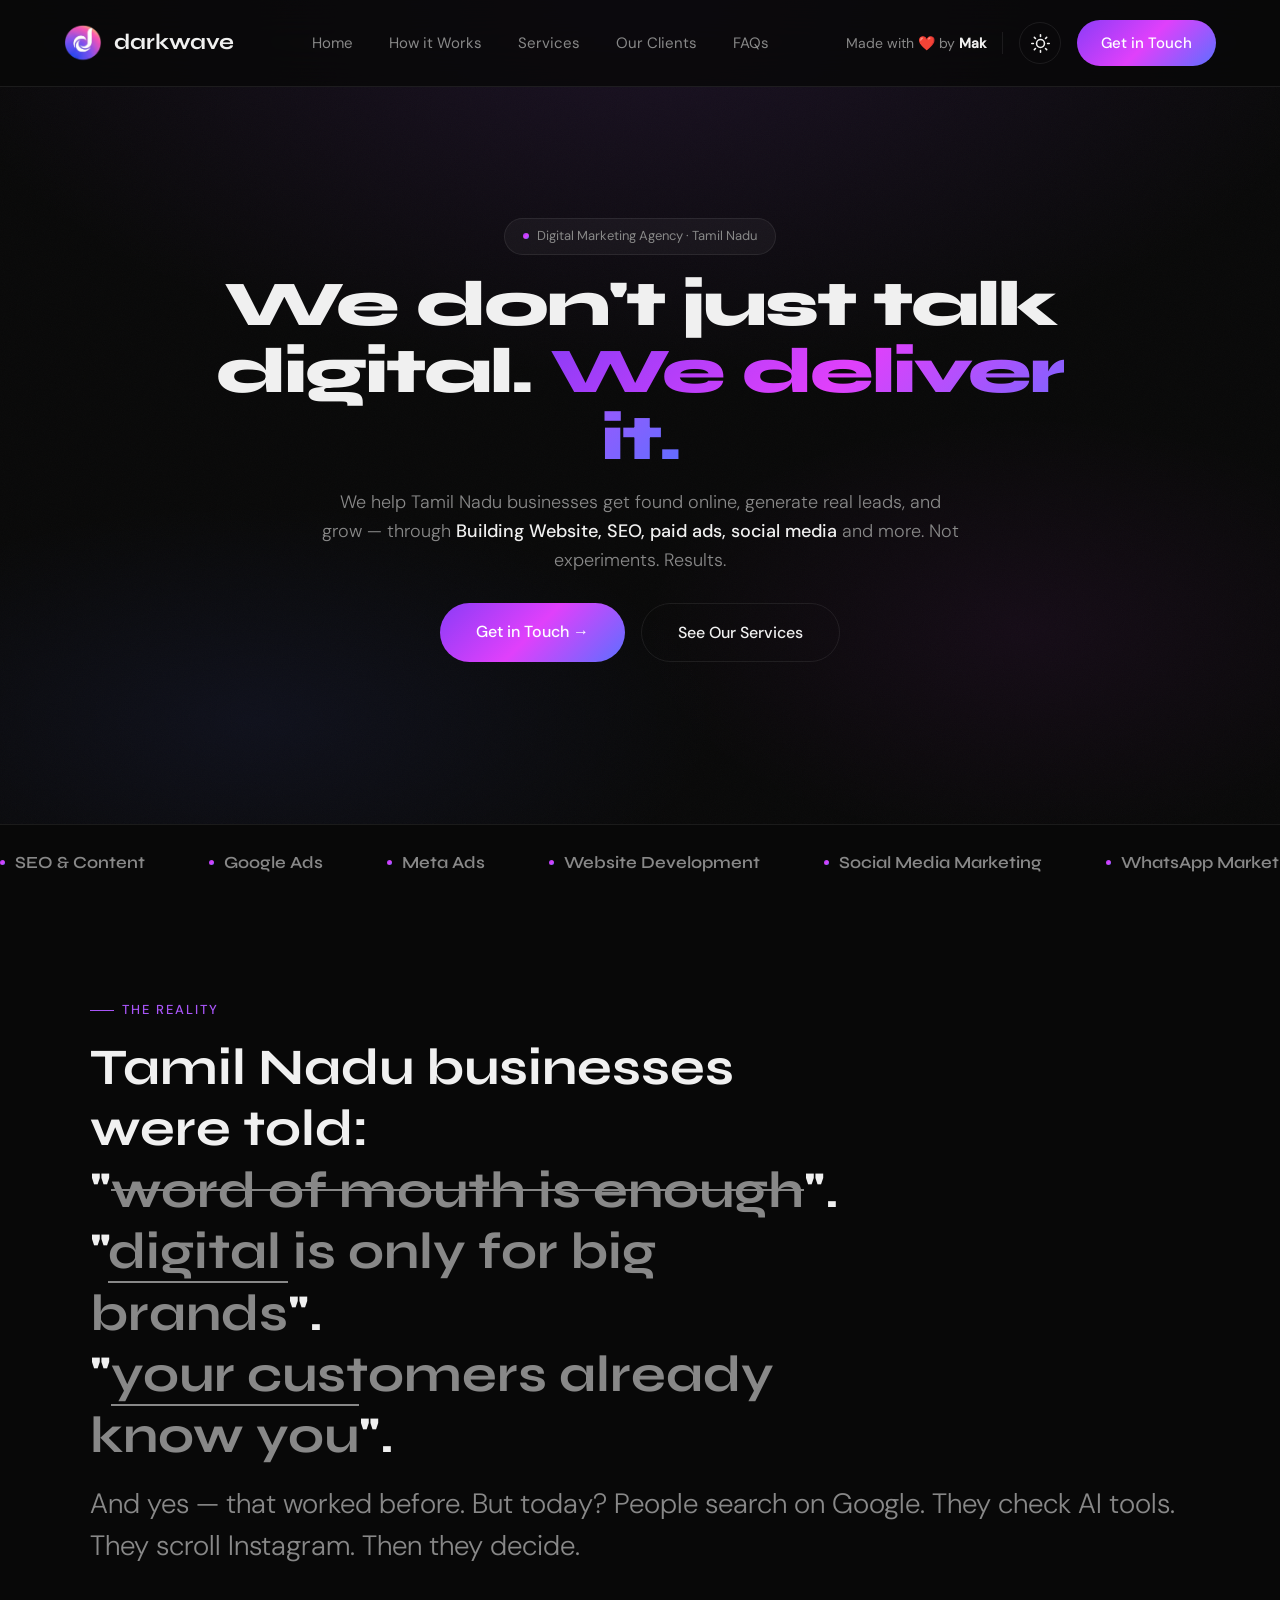
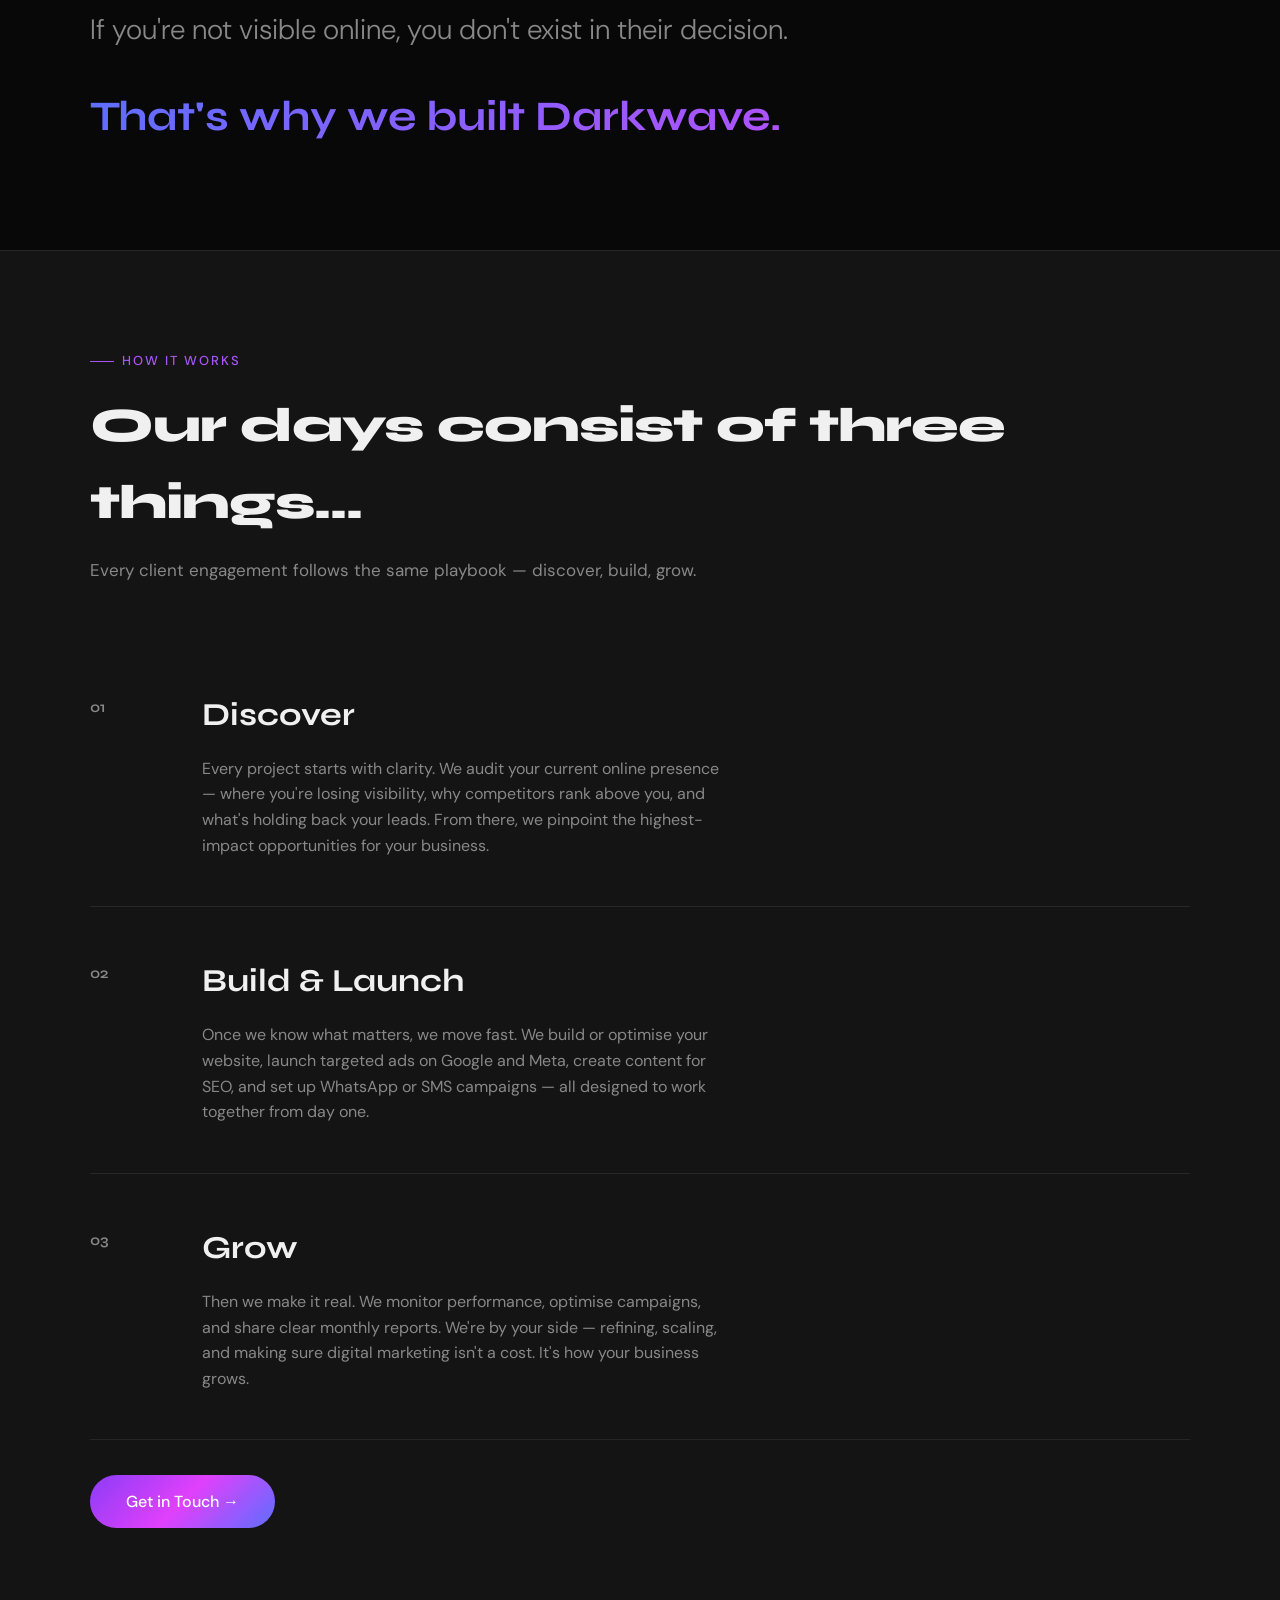
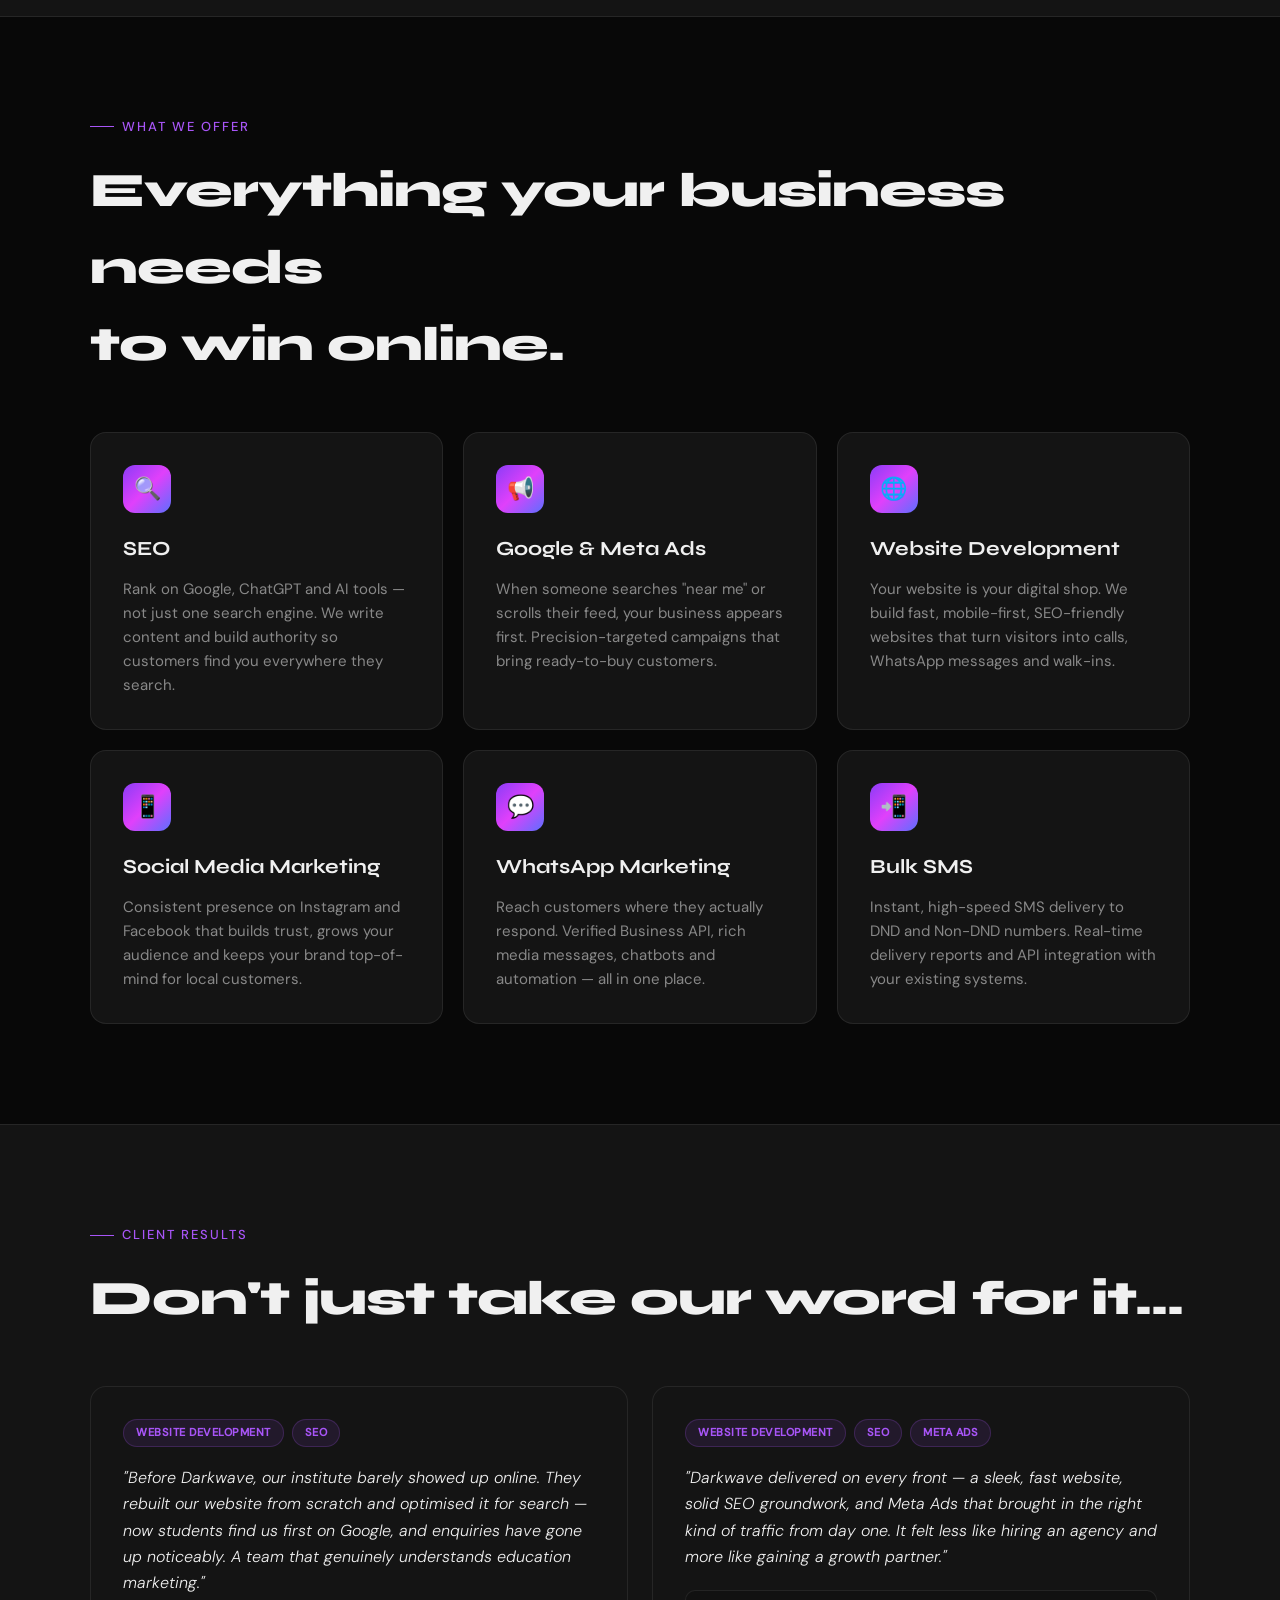
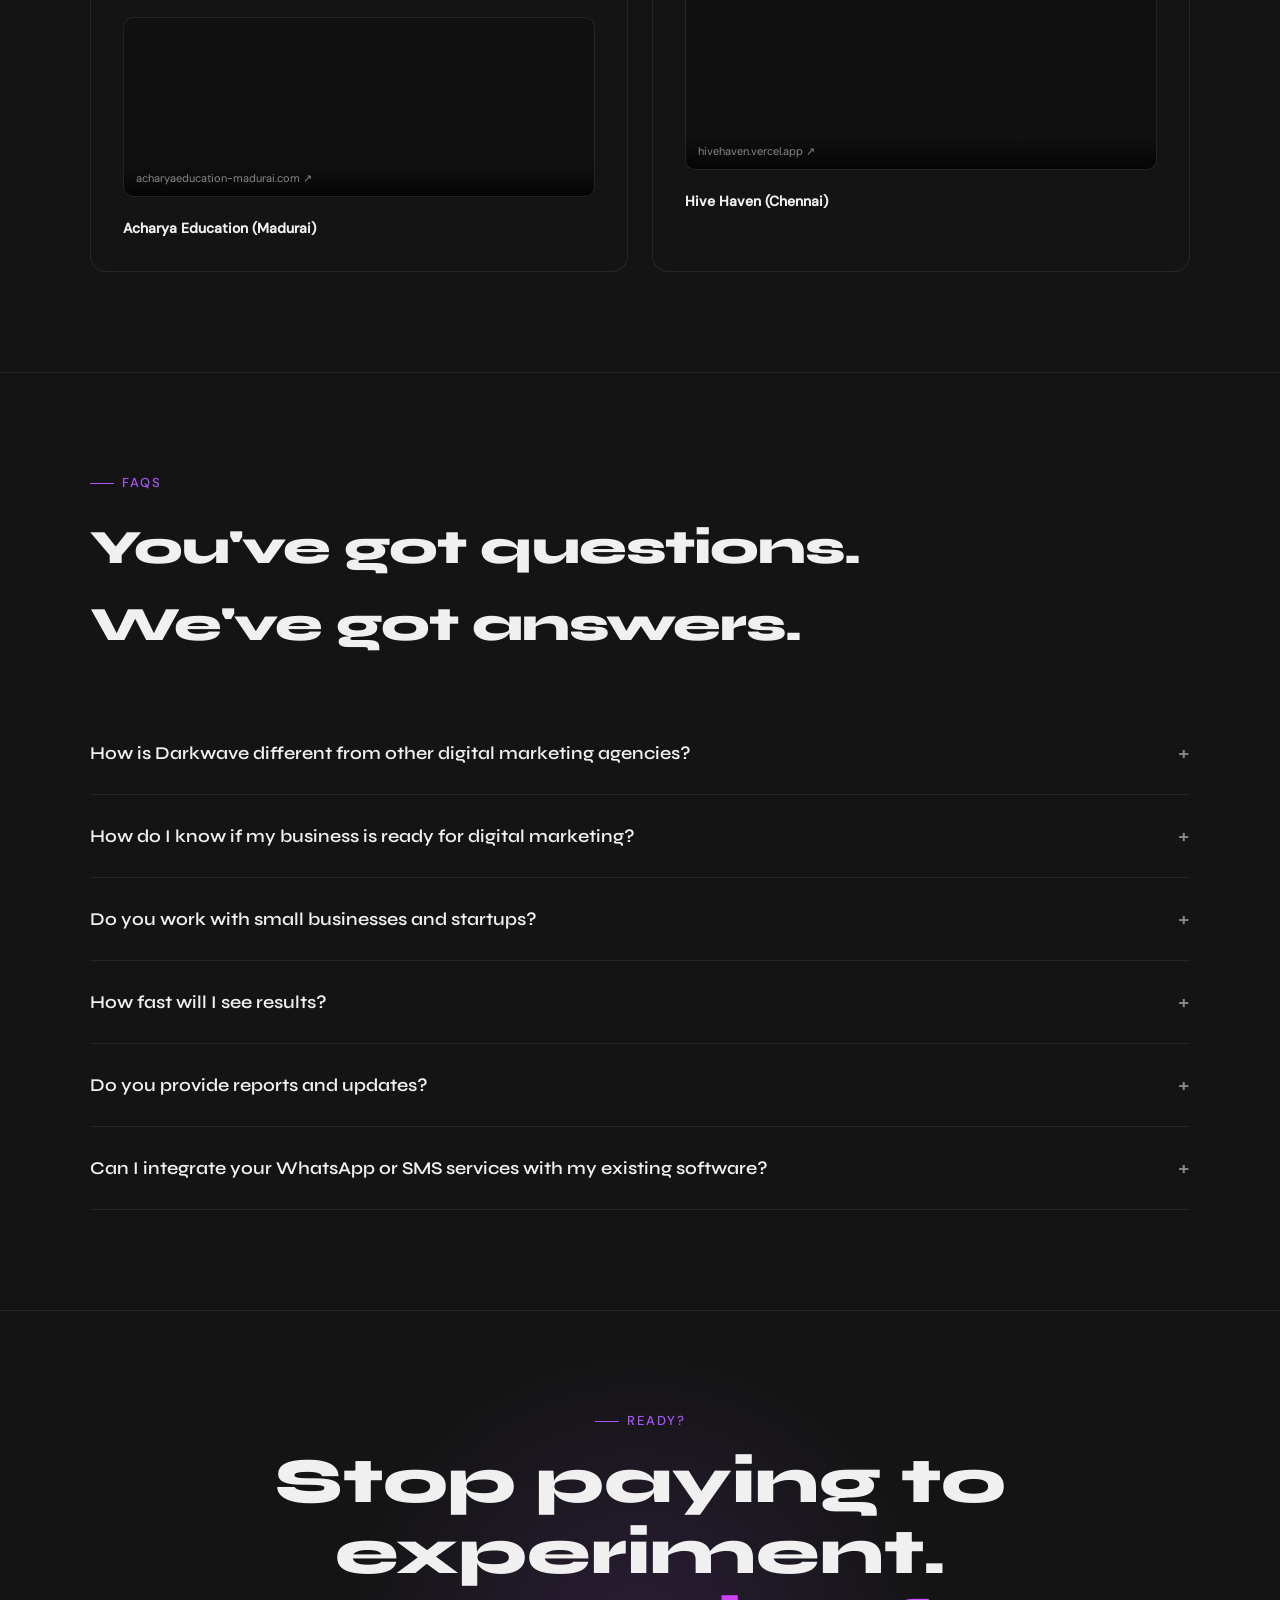
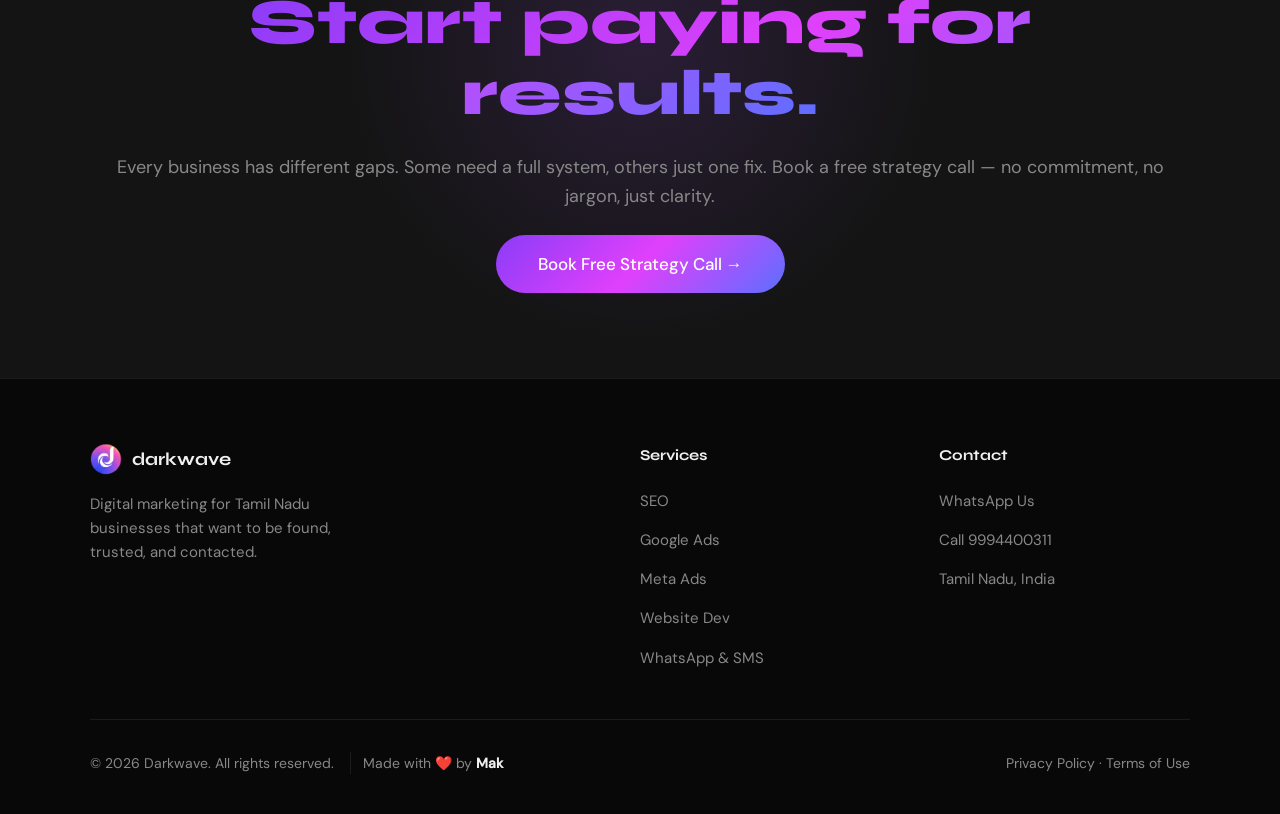
<file: darkwave/index.html>
<!DOCTYPE html>
<html lang="en">

<head>

  <!-- Google tag (gtag.js) -->
  <script async src="https://www.googletagmanager.com/gtag/js?id=G-CM96SXM0Z7"></script>
  <script>
    window.dataLayer = window.dataLayer || [];
    function gtag() { dataLayer.push(arguments); }
    gtag('js', new Date());

    gtag('config', 'G-CM96SXM0Z7');
  </script>
  <meta charset="UTF-8">
  <meta name="viewport" content="width=device-width, initial-scale=1.0">
  <title>Darkwave – Digital Marketing Agency in Tamil Nadu</title>

  <!-- Primary SEO -->
  <meta name="description" content="Website, Ads, SEO & AI solutions for businesses in Tamil Nadu.">
  <meta name="keywords"
    content="digital marketing agency in Tamil Nadu, digital marketing agency in Ambur, website builder in Ambur, website development in Ambur, web dev in Ambur, website design in Tamil Nadu, SEO agency in Tamil Nadu, SEO services in Ambur, Google Ads agency Tamil Nadu, Meta Ads agency Tamil Nadu, Facebook ads Tamil Nadu, Instagram ads Tamil Nadu, social media marketing Tamil Nadu, social media marketing Ambur, WhatsApp marketing Tamil Nadu, bulk SMS service Tamil Nadu, bulk SMS Ambur, local SEO Tamil Nadu, online marketing Tamil Nadu, digital marketing agency near me, best digital marketing agency Tamil Nadu, small business marketing Tamil Nadu, lead generation Tamil Nadu, website builder Tamil Nadu, affordable digital marketing Tamil Nadu, darkwave digital marketing">
  <meta name="author" content="Darkwave Digital Marketing Agency">
  <meta name="robots" content="index, follow">
  <meta name="google-site-verification" content="0vPl4prALV3EoWXokK4dQndbFWfTnRrSfBRWHk9qsfg" />

  <!-- Open Graph -->
  <meta property="og:title" content="Darkwave — Digital Marketing Agency in Tamil Nadu">
  <meta property="og:description"
    content="Get found on Google, run ads that convert, and grow your business online. Tamil Nadu's results-driven digital marketing agency — SEO, Google Ads, Meta Ads, Website Development and more.">
  <meta property="og:image" content="https://darkwave-digital-marketing.vercel.app/logo-Photoroom.png">
  <meta property="og:url" content="https://darkwave-digital-marketing.vercel.app/">
  <meta property="og:type" content="website">
  <meta property="og:site_name" content="Darkwave">
  <meta property="og:locale" content="en_IN">

  <!-- Twitter Card -->
  <meta name="twitter:card" content="summary_large_image">
  <meta name="twitter:title" content="Darkwave — Digital Marketing Agency in Tamil Nadu">
  <meta name="twitter:description"
    content="SEO, Google Ads, Meta Ads, Website Development and WhatsApp Marketing for Tamil Nadu businesses.">
  <meta name="twitter:image" content="https://darkwave-digital-marketing.vercel.app/logo-Photoroom.png">

  <!-- Schema Markup -->
  <script type="application/ld+json">
  {
    "@context": "https://schema.org",
    "@type": "WebSite",
    "name": "Darkwave",
    "alternateName": "Darkwave Digital Marketing",
    "url": "https://darkwave-digital-marketing.vercel.app/"
  }
  </script>

  <script type="application/ld+json">
  {
    "@context": "https://schema.org",
    "@type": "LocalBusiness",
    "name": "Darkwave",
    "description": "Digital marketing agency in Tamil Nadu offering SEO, Google Ads, Meta Ads, website development, WhatsApp marketing and bulk SMS services.",
    "url": "https://darkwave-digital-marketing.vercel.app/",
    "telephone": "+919994400311",
    "logo": "https://darkwave-digital-marketing.vercel.app/logo-Photoroom.png",
    "address": {
      "@type": "PostalAddress",
      "addressLocality": "Ambur",
      "addressRegion": "Tamil Nadu",
      "addressCountry": "IN"
    },
    "areaServed": ["Ambur", "Tamil Nadu", "Chennai", "Vellore", "India"],
    "hasOfferCatalog": {
      "@type": "OfferCatalog",
      "name": "Digital Marketing Services",
      "itemListElement": [
        {"@type": "Offer", "itemOffered": {"@type": "Service", "name": "SEO Services"}},
        {"@type": "Offer", "itemOffered": {"@type": "Service", "name": "Google Ads"}},
        {"@type": "Offer", "itemOffered": {"@type": "Service", "name": "Meta Ads"}},
        {"@type": "Offer", "itemOffered": {"@type": "Service", "name": "Website Development"}},
        {"@type": "Offer", "itemOffered": {"@type": "Service", "name": "Social Media Marketing"}},
        {"@type": "Offer", "itemOffered": {"@type": "Service", "name": "WhatsApp Marketing"}},
        {"@type": "Offer", "itemOffered": {"@type": "Service", "name": "Bulk SMS Marketing"}}
      ]
    },
    "sameAs": ["https://wa.me/+919994400311"]
  }
  </script>

  <link rel="canonical" href="https://darkwave-digital-marketing.vercel.app/">
  <link rel="icon" type="image/png" href="favicon/favicon-96x96.png" sizes="96x96">
  <link rel="icon" type="image/svg+xml" href="favicon/favicon.svg">
  <link rel="shortcut icon" href="favicon/favicon.ico">
  <link rel="apple-touch-icon" sizes="180x180" href="favicon/apple-touch-icon.png">
  <link rel="manifest" href="favicon/site.webmanifest">
  <!-- Self-hosted fonts: eliminates Google Fonts critical request chain -->
  <link rel="preload" href="fonts/8vIH7w4qzmVxm2BL9A.woff2" as="font" type="font/woff2" crossorigin>
  <link rel="preload" href="fonts/rP2Hp2ywxg089UriCZOIHQ.woff2" as="font" type="font/woff2" crossorigin>
  <link rel="stylesheet" href="fonts/fonts.css">
  <style>
    :root {
      --bg: #080808;
      --bg2: #0f0f0f;
      --bg3: #141414;
      --text: #f0f0f0;
      --muted: #888;
      --border: rgba(255, 255, 255, 0.08);
      --accent-pink: #e040fb;
      --accent-blue: #5c6fff;
      --accent-purple: #a855f7;
      --gradient: linear-gradient(135deg, #8b3cf7, #e040fb, #5c6fff);
      --gradient2: linear-gradient(135deg, #5c6fff, #e040fb);
      --font-head: 'Syne', sans-serif;
      --font-body: 'DM Sans', sans-serif;
      --nav-bg: rgba(8, 8, 8, 0.8);
    }

    [data-theme="light"] {
      --bg: #ffffff;
      --bg2: #f5f5f5;
      --bg3: #ffffff;
      --text: #111111;
      --muted: #666666;
      --border: rgba(0, 0, 0, 0.1);
      --nav-bg: rgba(255, 255, 255, 0.85);
    }

    *,
    *::before,
    *::after {
      box-sizing: border-box;
      margin: 0;
      padding: 0;
      -webkit-tap-highlight-color: transparent;
    }

    button:focus:not(:focus-visible),
    a:focus:not(:focus-visible) {
      outline: none;
    }

    button,
    a {
      -webkit-touch-callout: none;
      user-select: none;
    }

    html {
      scroll-behavior: smooth;
      overflow-x: hidden;
    }

    body {
      background: var(--bg);
      color: var(--text);
      font-family: var(--font-body);
      font-size: 17px;
      line-height: 1.6;
      overflow-x: hidden;
      max-width: 100vw;
    }

    img {
      max-width: 100%;
      height: auto;
    }

    /* ── NAV ── */
    nav {
      position: fixed;
      top: 0;
      left: 0;
      right: 0;
      z-index: 100;
      display: flex;
      align-items: center;
      justify-content: space-between;
      padding: 20px 5%;
      backdrop-filter: blur(20px);
      background: var(--nav-bg);
      border-bottom: 1px solid var(--border);
    }

    .nav-logo {
      display: flex;
      align-items: center;
      gap: 12px;
      font-family: var(--font-head);
      font-weight: 700;
      font-size: 22px;
      text-decoration: none;
      color: var(--text);
    }

    .nav-logo img {
      width: 38px;
      height: 38px;
      border-radius: 50%;
    }

    .nav-links {
      display: flex;
      gap: 36px;
      list-style: none;
    }

    .nav-links a {
      text-decoration: none;
      color: var(--muted);
      font-size: 15px;
      transition: color .2s;
    }

    .nav-links a:hover {
      color: var(--text);
    }

    .nav-cta {
      background: var(--gradient);
      color: #fff;
      border: none;
      padding: 11px 24px;
      border-radius: 100px;
      font-family: var(--font-body);
      font-size: 15px;
      font-weight: 500;
      cursor: pointer;
      transition: opacity .2s, transform .2s;
      text-decoration: none;
      white-space: nowrap;
    }

    .nav-cta:hover {
      opacity: .85;
      transform: translateY(-1px);
    }

    .btn-theme {
      background: transparent;
      color: var(--text);
      display: flex;
      align-items: center;
      justify-content: center;
      border: 1px solid var(--border);
      border-radius: 50%;
      width: 42px;
      height: 42px;
      font-size: 16px;
      cursor: pointer;
      transition: border-color .2s, transform .2s;
    }

    .btn-theme:hover {
      border-color: var(--muted);
      transform: scale(1.05);
    }

    /* ── CONTACT MODAL ── */
    .modal-overlay {
      position: fixed;
      inset: 0;
      z-index: 999;
      background: rgba(0, 0, 0, 0.85);
      backdrop-filter: blur(10px);
      display: flex;
      align-items: center;
      justify-content: center;
      opacity: 0;
      pointer-events: none;
      transition: opacity .35s;
    }

    .modal-overlay.open {
      opacity: 1;
      pointer-events: all;
    }

    .modal {
      background: var(--bg3);
      border: 1px solid var(--border);
      border-radius: 20px;
      padding: 48px;
      max-width: 520px;
      width: 90%;
      max-height: 90vh;
      overflow-y: auto;
      position: relative;
      transform: translateY(30px);
      transition: transform .35s;
    }

    .modal-overlay.open .modal {
      transform: translateY(0);
    }

    .modal h2 {
      font-family: var(--font-head);
      font-size: 28px;
      margin-bottom: 6px;
    }

    .modal p {
      color: var(--muted);
      margin-bottom: 28px;
    }

    .modal-logo {
      display: flex;
      align-items: center;
      gap: 10px;
      margin-bottom: 24px;
    }

    .modal-logo img {
      width: 32px;
      border-radius: 50%;
    }

    .modal-logo span {
      font-family: var(--font-head);
      font-weight: 700;
      font-size: 18px;
    }

    .form-group {
      margin-bottom: 16px;
    }

    .form-group label {
      display: block;
      font-size: 13px;
      color: var(--muted);
      margin-bottom: 6px;
    }

    .form-group select,
    .form-group input {
      width: 100%;
      background: var(--bg2);
      border: 1px solid var(--border);
      color: var(--text);
      padding: 12px 16px;
      border-radius: 10px;
      font-family: var(--font-body);
      font-size: 15px;
      outline: none;
      appearance: none;
    }

    .form-group select:focus,
    .form-group input:focus {
      border-color: var(--accent-purple);
    }

    .services-checkboxes {
      display: flex;
      flex-direction: column;
      gap: 10px;
    }

    .services-checkboxes label {
      display: flex;
      align-items: center;
      gap: 10px;
      font-size: 15px;
      color: var(--text);
      cursor: pointer;
    }

    .services-checkboxes input[type=checkbox] {
      width: 18px;
      height: 18px;
      flex-shrink: 0;
      appearance: auto;
      -webkit-appearance: auto;
      accent-color: var(--accent-purple);
      background: transparent;
      border: none;
      padding: 0;
      cursor: pointer;
    }

    .modal-submit {
      width: 100%;
      margin-top: 24px;
      background: var(--gradient);
      color: #fff;
      border: none;
      padding: 14px;
      border-radius: 100px;
      font-size: 16px;
      font-weight: 600;
      cursor: pointer;
      font-family: var(--font-body);
      transition: opacity .2s;
    }

    .modal-submit:hover {
      opacity: .85;
    }

    .modal-close {
      position: absolute;
      top: 20px;
      right: 20px;
      background: none;
      border: none;
      color: var(--muted);
      font-size: 24px;
      cursor: pointer;
      line-height: 1;
    }

    .modal-success {
      text-align: center;
      padding: 20px 0;
    }

    .modal-success .check {
      font-size: 48px;
      margin-bottom: 16px;
    }

    .modal-success h3 {
      font-family: var(--font-head);
      font-size: 24px;
      margin-bottom: 8px;
    }

    .modal-success p {
      color: var(--muted);
    }

    /* ── HERO ── */
    .hero {
      min-height: 100vh;
      display: flex;
      flex-direction: column;
      align-items: center;
      justify-content: center;
      text-align: center;
      padding: 100px 5% 120px;
      position: relative;
      overflow: hidden;
      /* Prevent hero decorative bg elements from leaking */
      contain: style layout;
    }

    .hero-bg {
      position: absolute;
      inset: 0;
      z-index: 0;
      background: radial-gradient(ellipse 80% 60% at 50% 0%, rgba(168, 85, 247, 0.12) 0%, transparent 70%),
        radial-gradient(ellipse 60% 40% at 20% 80%, rgba(92, 111, 255, 0.08) 0%, transparent 60%),
        radial-gradient(ellipse 50% 40% at 80% 70%, rgba(224, 64, 251, 0.06) 0%, transparent 60%);
    }

    .hero-noise {
      position: absolute;
      inset: 0;
      z-index: 0;
      opacity: 0.025;
      background-image: url("data:image/svg+xml,%3Csvg viewBox='0 0 256 256' xmlns='http://www.w3.org/2000/svg'%3E%3Cfilter id='noise'%3E%3CfeTurbulence type='fractalNoise' baseFrequency='0.9' numOctaves='4' stitchTiles='stitch'/%3E%3C/filter%3E%3Crect width='100%25' height='100%25' filter='url(%23noise)'/%3E%3C/svg%3E");
      background-size: 200px;
    }

    .hero-content {
      position: relative;
      z-index: 1;
      max-width: 900px;
      width: 100%;
    }

    .hero-badge {
      display: inline-flex;
      align-items: center;
      gap: 8px;
      border: 1px solid var(--border);
      background: rgba(255, 255, 255, 0.04);
      border-radius: 100px;
      padding: 7px 18px;
      font-size: 13px;
      color: var(--muted);
      margin-bottom: 16px;
      animation: fadeUp .7s ease both;
    }

    .hero-badge span {
      width: 6px;
      height: 6px;
      border-radius: 50%;
      background: var(--gradient);
      display: inline-block;
    }

    .hero h1 {
      font-family: var(--font-head);
      font-size: clamp(34px, 5vw, 64px);
      font-weight: 800;
      line-height: 1.05;
      letter-spacing: -2px;
      animation: fadeUp .7s .1s ease both;
    }

    .hero h1 .grad {
      background: var(--gradient);
      -webkit-background-clip: text;
      -webkit-text-fill-color: transparent;
      background-clip: text;
    }

    .hero-sub {
      font-size: clamp(15px, 1.5vw, 18px);
      color: var(--muted);
      max-width: 640px;
      margin: 16px auto 28px;
      font-weight: 300;
      line-height: 1.6;
      animation: fadeUp .7s .2s ease both;
    }

    .hero-actions {
      display: flex;
      gap: 16px;
      justify-content: center;
      flex-wrap: wrap;
      animation: fadeUp .7s .3s ease both;
    }

    .btn-primary {
      background: var(--gradient);
      color: #fff;
      border: none;
      padding: 16px 36px;
      border-radius: 100px;
      font-size: 16px;
      font-weight: 500;
      cursor: pointer;
      font-family: var(--font-body);
      transition: transform .2s, opacity .2s;
      text-decoration: none;
    }

    .btn-primary:hover {
      transform: translateY(-2px);
      opacity: .85;
    }

    .btn-ghost {
      background: transparent;
      color: var(--text);
      border: 1px solid var(--border);
      padding: 16px 36px;
      border-radius: 100px;
      font-size: 16px;
      font-weight: 500;
      cursor: pointer;
      font-family: var(--font-body);
      transition: border-color .2s, transform .2s;
      text-decoration: none;
    }

    .btn-ghost:hover {
      border-color: rgba(255, 255, 255, 0.3);
      transform: translateY(-2px);
    }

    /* ── MARQUEE ── */
    .marquee-section {
      position: absolute;
      bottom: 0;
      left: 0;
      width: 100%;
      padding: 24px 0;
      border-top: 1px solid var(--border);
      background: var(--bg);
      z-index: 10;
      overflow: hidden;
      /* Strict containment — prevents track from leaking into document layout */
      contain: layout paint;
    }

    .marquee-track {
      display: flex;
      gap: 64px;
      width: max-content;
      animation: marquee 22s linear infinite;
    }

    .marquee-item {
      display: flex;
      align-items: center;
      gap: 10px;
      font-family: var(--font-head);
      font-size: 17px;
      font-weight: 600;
      color: var(--muted);
      white-space: nowrap;
    }

    .marquee-dot {
      width: 5px;
      height: 5px;
      border-radius: 50%;
      background: var(--gradient);
      flex-shrink: 0;
    }

    @keyframes marquee {
      from {
        transform: translateX(0);
      }

      to {
        transform: translateX(-50%);
      }
    }

    /* ── SECTIONS ── */
    section {
      padding: 100px 5%;
    }

    .container {
      max-width: 1100px;
      margin: 0 auto;
    }

    .section-label {
      font-size: 13px;
      font-weight: 500;
      letter-spacing: 2px;
      text-transform: uppercase;
      color: var(--accent-purple);
      margin-bottom: 16px;
      display: flex;
      align-items: center;
      gap: 8px;
    }

    .section-label::before {
      content: '';
      width: 24px;
      height: 1px;
      background: var(--accent-purple);
    }

    /* ── PROBLEM SECTION ── */
    .problem {
      background: var(--bg);
    }

    .problem-text h2 {
      font-family: var(--font-head);
      font-size: clamp(28px, 4vw, 52px);
      font-weight: 700;
      line-height: 1.2;
      max-width: 750px;
    }

    .problem-text h2 .strike {
      color: var(--muted);
      position: relative;
      display: inline;
    }

    .problem-text h2 .strike::after {
      content: '';
      position: absolute;
      left: 0;
      top: 50%;
      width: 100%;
      height: 2px;
      background: var(--muted);
      transform: translateY(-50%);
    }

    .problem-lead {
      font-size: clamp(18px, 2.5vw, 28px);
      color: var(--muted);
      font-weight: 300;
      line-height: 1.5;
      margin-top: 16px;
      margin-bottom: 32px;
    }

    .problem-reveal {
      font-family: var(--font-head);
      font-size: clamp(22px, 3.5vw, 42px);
      font-weight: 700;
      background: var(--gradient2);
      -webkit-background-clip: text;
      -webkit-text-fill-color: transparent;
      background-clip: text;
    }

    /* ── SERVICES (3-step) ── */
    .services-steps {
      display: flex;
      flex-direction: column;
      gap: 0;
    }

    .step-item {
      display: grid;
      grid-template-columns: 80px 1fr;
      gap: 32px;
      padding: 48px 0;
      border-bottom: 1px solid var(--border);
      cursor: pointer;
      transition: background .2s;
      text-decoration: none;
      color: inherit;
    }

    .step-item:hover .step-arrow {
      opacity: 1;
      transform: translateX(0);
    }

    .step-num {
      font-family: var(--font-head);
      font-size: 15px;
      color: var(--muted);
      font-weight: 600;
      padding-top: 6px;
    }

    .step-body {
      display: flex;
      justify-content: space-between;
      align-items: flex-start;
      gap: 24px;
    }

    .step-text h3 {
      font-family: var(--font-head);
      font-size: 32px;
      font-weight: 700;
      margin-bottom: 16px;
    }

    .step-text p {
      color: var(--muted);
      max-width: 520px;
      font-size: 16px;
    }

    .step-arrow {
      font-size: 28px;
      color: var(--accent-purple);
      opacity: 0;
      transform: translateX(-10px);
      transition: all .25s;
      flex-shrink: 0;
      margin-top: 4px;
    }

    /* ── TESTIMONIALS ── */
    .testimonials-grid {
      display: grid;
      grid-template-columns: 1fr 1fr;
      gap: 24px;
    }

    .testimonial-card {
      background: var(--bg3);
      border: 1px solid var(--border);
      border-radius: 16px;
      padding: 32px;
      transition: border-color .2s, transform .2s;
    }

    .testimonial-card:hover {
      border-color: rgba(168, 85, 247, 0.3);
      transform: translateY(-3px);
    }

    .site-preview {
      width: 100%;
      border-radius: 10px;
      overflow: hidden;
      border: 1px solid var(--border);
      margin-bottom: 20px;
      position: relative;
      height: 180px;
      background: #111;
      display: block;
      cursor: pointer;
      text-decoration: none;
      transition: border-color .2s;
      /* Strict containment: stops the 960px iframe from leaking into document layout */
      contain: layout paint;
      /* Belt-and-suspenders clip */
      clip-path: inset(0 0 0 0);
    }

    .site-preview:hover {
      border-color: rgba(168, 85, 247, 0.5);
    }

    .site-preview iframe {
      position: absolute;
      top: 0;
      left: 0;
      width: 960px;
      height: 700px;
      transform: scale(0.5);
      transform-origin: top left;
      border: none;
      pointer-events: none;
    }

    .site-preview-label {
      position: absolute;
      bottom: 0;
      left: 0;
      right: 0;
      background: linear-gradient(to top, rgba(0, 0, 0, 0.7), transparent);
      padding: 8px 12px;
      font-size: 11px;
      color: var(--muted);
      font-family: var(--font-body);
    }

    .testimonial-card blockquote {
      font-size: 16px;
      line-height: 1.65;
      color: var(--text);
      margin-bottom: 20px;
      font-style: italic;
    }

    .testimonial-author {
      color: var(--muted);
      font-size: 14px;
      display: flex;
      flex-direction: column;
      gap: 6px;
    }

    .testimonial-author strong {
      color: var(--text);
      display: block;
    }

    .testimonial-tags {
      display: flex;
      flex-wrap: wrap;
      gap: 8px;
      margin-bottom: 18px;
    }

    .t-tag {
      font-size: 11px;
      font-weight: 600;
      letter-spacing: 0.5px;
      text-transform: uppercase;
      color: var(--accent-purple);
      background: rgba(168, 85, 247, 0.1);
      border: 1px solid rgba(168, 85, 247, 0.2);
      border-radius: 100px;
      padding: 4px 12px;
    }

    .testimonial-link {
      color: var(--accent-blue);
      font-size: 13px;
      text-decoration: none;
      transition: color .2s;
      display: inline-block;
    }

    .testimonial-link:hover {
      color: var(--accent-pink);
    }

    /* ── STATS ── */
    .stats-row {
      display: grid;
      grid-template-columns: repeat(5, 1fr);
      gap: 0;
      border: 1px solid var(--border);
      border-radius: 20px;
      overflow: hidden;
      background: var(--bg3);
    }

    .stat-item {
      padding: 36px 24px;
      text-align: center;
      border-right: 1px solid var(--border);
    }

    .stat-item:last-child {
      border-right: none;
    }

    .stat-num {
      font-family: var(--font-head);
      font-size: 36px;
      font-weight: 800;
      background: var(--gradient);
      -webkit-background-clip: text;
      -webkit-text-fill-color: transparent;
      background-clip: text;
      display: block;
      line-height: 1.1;
      margin-bottom: 6px;
    }

    .stat-label {
      font-size: 13px;
      color: var(--muted);
      line-height: 1.4;
    }

    /* ── SERVICES CARDS ── */
    .services-grid {
      display: grid;
      grid-template-columns: repeat(3, 1fr);
      gap: 20px;
    }

    .service-card {
      background: var(--bg3);
      border: 1px solid var(--border);
      border-radius: 16px;
      padding: 32px;
      transition: border-color .25s, transform .25s;
    }

    .service-card:hover {
      border-color: rgba(168, 85, 247, 0.35);
      transform: translateY(-4px);
    }

    .service-icon {
      width: 48px;
      height: 48px;
      border-radius: 12px;
      background: var(--gradient);
      display: flex;
      align-items: center;
      justify-content: center;
      font-size: 22px;
      margin-bottom: 20px;
    }

    .service-card h3 {
      font-family: var(--font-head);
      font-size: 20px;
      font-weight: 700;
      margin-bottom: 12px;
    }

    .service-card p {
      color: var(--muted);
      font-size: 15px;
      line-height: 1.6;
    }

    /* ── FAQs ── */
    .faq-list {
      display: flex;
      flex-direction: column;
      gap: 0;
    }

    .faq-item {
      border-bottom: 1px solid var(--border);
      overflow: hidden;
    }

    .faq-q {
      width: 100%;
      text-align: left;
      background: none;
      border: none;
      color: var(--text);
      font-family: var(--font-head);
      font-size: 18px;
      font-weight: 600;
      padding: 28px 0;
      cursor: pointer;
      display: flex;
      justify-content: space-between;
      align-items: center;
      gap: 16px;
      transition: color .2s;
    }

    .faq-q:hover {
      color: var(--accent-purple);
    }

    .faq-q .faq-icon {
      font-size: 22px;
      transition: transform .3s;
      flex-shrink: 0;
      color: var(--muted);
    }

    .faq-item.open .faq-icon {
      transform: rotate(45deg);
    }

    .faq-a {
      color: var(--muted);
      font-size: 16px;
      line-height: 1.7;
      max-height: 0;
      overflow: hidden;
      transition: max-height .4s ease, padding .3s;
      padding-bottom: 0;
    }

    .faq-item.open .faq-a {
      max-height: 400px;
      padding-bottom: 28px;
    }

    /* ── CTA SECTION ── */
    .cta-section {
      background: var(--bg3);
      border-top: 1px solid var(--border);
      text-align: center;
      position: relative;
      overflow: hidden;
    }

    .cta-glow {
      position: absolute;
      width: 600px;
      height: 600px;
      border-radius: 50%;
      background: radial-gradient(circle, rgba(168, 85, 247, 0.15) 0%, transparent 70%);
      top: 50%;
      left: 50%;
      transform: translate(-50%, -50%);
      pointer-events: none;
    }

    .cta-section h2 {
      font-family: var(--font-head);
      font-size: clamp(32px, 5vw, 64px);
      font-weight: 800;
      line-height: 1.1;
      position: relative;
      margin-bottom: 24px;
    }

    .cta-section p {
      color: var(--muted);
      font-size: 18px;
      margin-bottom: 40px;
      position: relative;
    }

    /* ── FOOTER ── */
    footer {
      background: var(--bg);
      border-top: 1px solid var(--border);
      padding: 64px 5% 40px;
    }

    .footer-grid {
      display: grid;
      grid-template-columns: 2fr 1fr 1fr;
      gap: 48px;
      margin-bottom: 48px;
    }

    .footer-brand .logo {
      display: flex;
      align-items: center;
      gap: 10px;
      margin-bottom: 16px;
    }

    .footer-brand .logo img {
      width: 32px;
      border-radius: 50%;
    }

    .footer-brand .logo span {
      font-family: var(--font-head);
      font-weight: 700;
      font-size: 18px;
    }

    .footer-brand p {
      color: var(--muted);
      font-size: 15px;
      line-height: 1.6;
      max-width: 260px;
    }

    .footer-col h4 {
      font-family: var(--font-head);
      font-weight: 700;
      font-size: 15px;
      margin-bottom: 20px;
    }

    .footer-col ul {
      list-style: none;
      display: flex;
      flex-direction: column;
      gap: 12px;
    }

    .footer-col ul li a {
      text-decoration: none;
      color: var(--muted);
      font-size: 15px;
      transition: color .2s;
    }

    .footer-col ul li a:hover {
      color: var(--text);
    }

    .footer-bottom {
      border-top: 1px solid var(--border);
      padding-top: 32px;
      display: flex;
      justify-content: space-between;
      align-items: center;
      color: var(--muted);
      font-size: 14px;
    }

    /* ── ANIMATIONS ── */
    @keyframes fadeUp {
      from {
        opacity: 0;
        transform: translateY(24px);
      }

      to {
        opacity: 1;
        transform: translateY(0);
      }
    }

    .reveal {
      opacity: 0;
      transform: translateY(32px);
      transition: opacity .7s ease, transform .7s ease;
    }

    .reveal.visible {
      opacity: 1;
      transform: translateY(0);
    }

    /* ── RESPONSIVE ── */
    @media (max-width: 1024px) {
      .services-grid {
        grid-template-columns: repeat(2, 1fr);
      }

      .footer-grid {
        grid-template-columns: 1fr 1fr;
        gap: 32px;
      }

      .hero h1 {
        font-size: clamp(38px, 6vw, 64px);
      }

      section {
        padding: 80px 5%;
      }

      .stats-row {
        grid-template-columns: repeat(3, 1fr);
      }

      .stat-item:nth-child(3) {
        border-right: none;
      }

      .stat-item:nth-child(4),
      .stat-item:nth-child(5) {
        border-top: 1px solid var(--border);
      }
    }

    @media (max-width: 768px) {

      .nav-links,
      .nav-made-by {
        display: none;
      }

      nav {
        padding: 14px 5%;
      }

      .btn-theme {
        width: 32px;
        height: 32px;
      }

      .btn-theme svg {
        width: 14px;
        height: 14px;
      }

      .nav-cta {
        padding: 9px 16px;
        font-size: 14px;
      }

      .testimonials-grid {
        grid-template-columns: 1fr;
      }

      .services-grid {
        grid-template-columns: 1fr;
      }

      .stats-row {
        grid-template-columns: repeat(2, 1fr);
        border-radius: 16px;
      }

      .stat-item {
        padding: 28px 16px;
      }

      .stat-item:nth-child(2) {
        border-right: none;
      }

      .stat-item:nth-child(3),
      .stat-item:nth-child(4),
      .stat-item:nth-child(5) {
        border-top: 1px solid var(--border);
      }

      .stat-item:nth-child(4) {
        border-right: none;
      }

      .stat-num {
        font-size: 28px;
      }

      .footer-grid {
        grid-template-columns: 1fr;
      }

      .footer-bottom {
        flex-direction: column;
        gap: 12px;
        text-align: center;
      }

      .step-item {
        grid-template-columns: 48px 1fr;
        gap: 16px;
      }

      .step-text h3 {
        font-size: 26px;
      }

      .hero {
        min-height: 80vh;
        padding: 110px 5% 120px;
      }

      .site-preview iframe {
        transform: scale(0.35);
      }

      .modal {
        padding: 24px 20px;
      }

      .modal h2 {
        font-size: 22px;
        margin-bottom: 4px;
      }

      .modal p {
        font-size: 14px;
        margin-bottom: 16px;
      }

      .modal-logo {
        margin-bottom: 16px;
      }

      .form-group {
        margin-bottom: 12px;
      }

      .form-group label {
        font-size: 12px;
        margin-bottom: 4px;
      }

      .form-group select,
      .form-group input {
        padding: 10px 14px;
        font-size: 14px;
      }

      .modal-submit {
        margin-top: 16px;
        padding: 12px;
        font-size: 15px;
      }

      .services-checkboxes label {
        font-size: 13px;
        gap: 8px;
      }

      .services-checkboxes {
        gap: 8px;
      }

      section {
        padding: 60px 5%;
      }
    }

    @media (max-width: 480px) {
      .hero-actions {
        flex-direction: column;
        width: 100%;
      }

      .btn-primary,
      .btn-ghost {
        width: 100%;
        text-align: center;
      }

      .nav-cta {
        display: none;
      }

      .step-text h3 {
        font-size: 22px;
      }

      .step-item {
        padding: 32px 0;
      }

      .site-preview iframe {
        transform: scale(0.3);
      }

      .site-preview {
        height: 160px;
      }

      .stats-row {
        grid-template-columns: 1fr 1fr;
      }

      .stat-item:nth-child(5) {
        grid-column: 1 / -1;
        border-right: none;
      }

      .faq-q {
        font-size: 16px;
        padding: 22px 0;
      }

      .hero {
        padding: 100px 5% 120px;
      }

      .hero-badge {
        font-size: 12px;
        padding: 6px 14px;
      }
    }
  </style>
</head>

<body>
  <script>
    // Apply theme instantly on load to prevent flashing
    const savedTheme = localStorage.getItem('theme');
    if (savedTheme) document.documentElement.setAttribute('data-theme', savedTheme);
  </script>

  <!-- NAV -->
  <nav>
    <a href="#" class="nav-logo">
      <img src="logo-Photoroom.png" alt="Darkwave Logo" width="38" height="38" loading="eager">
      darkwave
    </a>
    <ul class="nav-links">
      <li><a href="#">Home</a></li>
      <li><a href="#services">How it Works</a></li>
      <li><a href="#what-we-offer">Services</a></li>
      <li><a href="#our-clients">Our Clients</a></li>
      <li><a href="#faq">FAQs</a></li>
    </ul>
    <div style="display:flex; align-items:center; gap:16px;">
      <span class="nav-made-by"
        style="font-size:14px; color:var(--muted); border-right:1px solid var(--border); padding-right:16px;">Made
        with ❤️ by <a href="https://akshaykumar-mu.vercel.app/#about" target="_blank" rel="noopener"
          style="color:var(--text); text-decoration:none; font-weight:600; transition:color .2s;"
          onmouseover="this.style.color='var(--accent-pink)'" onmouseout="this.style.color='var(--text)'">Mak</a></span>
      <button id="theme-toggle" class="btn-theme" aria-label="Toggle theme">✨</button>
      <a href="#" class="nav-cta" onclick="openModal()">Get in Touch</a>
    </div>
  </nav>

  <!-- MODAL -->
  <div class="modal-overlay" id="modal" onclick="closeModalOutside(event)">
    <div class="modal">
      <button class="modal-close" onclick="closeModal()">×</button>
      <div id="modal-form-view">
        <div class="modal-logo">
          <img src="logo-Photoroom.png" alt="Darkwave" width="32" height="32" loading="lazy">
          <span>darkwave</span>
        </div>
        <h2>Get in Touch</h2>
        <p>Tell us where you're at...</p>
        <div class="form-group">
          <label>Company Size *</label>
          <select>
            <option>Less than 5</option>
            <option>5–20</option>
            <option>20–50</option>
            <option>50–200</option>
            <option>More than 200</option>
          </select>
        </div>
        <div class="form-group">
          <label>Monthly Marketing Budget *</label>
          <select>
            <option>Less than ₹6K</option>
            <option>₹6K–₹12K</option>
            <option>₹12K–₹50K</option>
            <option>₹50K–₹1L</option>
            <option>More than ₹1L</option>
          </select>
        </div>
        <div class="form-group">
          <label>Your Name *</label>
          <input type="text" placeholder="Full name">
        </div>
        <div class="form-group">
          <label>Phone / WhatsApp *</label>
          <input type="text" placeholder="+91 XXXXX XXXXX">
        </div>
        <div class="form-group">
          <label>Services you're interested in</label>
          <div class="services-checkboxes">
            <label><input type="checkbox"> SEO & Search Visibility</label>
            <label><input type="checkbox"> Google Ads & Meta Ads</label>
            <label><input type="checkbox"> Website Development</label>
            <label><input type="checkbox"> Social Media Marketing</label>
            <label><input type="checkbox"> Bulk SMS & WhatsApp Marketing</label>
          </div>
        </div>
        <button class="modal-submit" onclick="submitForm()">Submit →</button>
      </div>
      <div id="modal-success-view" class="modal-success" style="display:none">
        <div class="check">🎯</div>
        <h3>We've got it.</h3>
        <p>We're aligning the right people on our end and will get back to you within 24–48 hours to explore how we can
          grow your business together.</p>
      </div>
    </div>
  </div>

  <!-- HERO -->
  <section class="hero">
    <div class="hero-bg"></div>
    <div class="hero-noise"></div>
    <div class="hero-content">
      <div class="hero-badge"><span></span> Digital Marketing Agency · Tamil Nadu</div>
      <h1>We don't just talk<br>digital. <span class="grad">We deliver it.</span></h1>
      <p class="hero-sub">We help Tamil Nadu businesses get found online, generate real leads, and grow — through
        <strong style="color: var(--text); font-weight: 500;">Building Website, SEO, paid ads, social media</strong> and
        more. Not experiments. Results.
      </p>
      <div class="hero-actions">
        <a href="#" class="btn-primary" onclick="openModal()">Get in Touch →</a>
        <a href="#what-we-offer" class="btn-ghost">See Our Services</a>
      </div>
    </div>

    <!-- MARQUEE IN HERO -->
    <div class="marquee-section">
      <div class="marquee-track">
        <div class="marquee-item"><span class="marquee-dot"></span> SEO & Content</div>
        <div class="marquee-item"><span class="marquee-dot"></span> Google Ads</div>
        <div class="marquee-item"><span class="marquee-dot"></span> Meta Ads</div>
        <div class="marquee-item"><span class="marquee-dot"></span> Website Development</div>
        <div class="marquee-item"><span class="marquee-dot"></span> Social Media Marketing</div>
        <div class="marquee-item"><span class="marquee-dot"></span> WhatsApp Marketing</div>
        <div class="marquee-item"><span class="marquee-dot"></span> Bulk SMS</div>
        <div class="marquee-item"><span class="marquee-dot"></span> Brand Strategy</div>
        <!-- duplicate -->
        <div class="marquee-item"><span class="marquee-dot"></span> SEO & Content</div>
        <div class="marquee-item"><span class="marquee-dot"></span> Google Ads</div>
        <div class="marquee-item"><span class="marquee-dot"></span> Meta Ads</div>
        <div class="marquee-item"><span class="marquee-dot"></span> Website Development</div>
        <div class="marquee-item"><span class="marquee-dot"></span> Social Media Marketing</div>
        <div class="marquee-item"><span class="marquee-dot"></span> WhatsApp Marketing</div>
        <div class="marquee-item"><span class="marquee-dot"></span> Bulk SMS</div>
        <div class="marquee-item"><span class="marquee-dot"></span> Brand Strategy</div>
      </div>
    </div>
  </section>

  <!-- PROBLEM -->
  <section class="problem">
    <div class="container">
      <div class="problem-text reveal">
        <div class="section-label">The reality</div>
        <h2>Tamil Nadu businesses were told:<br>
          "<span class="strike">word of mouth is enough</span>".<br>
          "<span class="strike">digital is only for big brands</span>".<br>
          "<span class="strike">your customers already know you</span>".
        </h2>
        <p class="problem-lead">And yes — that worked before. But today? People search on Google. They check AI tools.
          They scroll Instagram. Then they decide. <br><br>If you're not visible online, you don't exist in their
          decision.</p>
        <p class="problem-reveal">That's why we built Darkwave.</p>
      </div>
    </div>
  </section>

  <!-- HOW WE WORK -->
  <section id="services"
    style="background: var(--bg3); border-top: 1px solid var(--border); border-bottom: 1px solid var(--border);">
    <div class="container">
      <div class="section-label reveal">How it works</div>
      <h2 class="reveal"
        style="font-family: var(--font-head); font-size: clamp(28px, 4vw, 48px); font-weight: 800; margin-bottom: 16px; letter-spacing: -1px;">
        Our days consist of three things...</h2>
      <p class="reveal" style="color: var(--muted); margin-bottom: 56px; font-size: 17px;">Every client engagement
        follows the same playbook — discover, build, grow.</p>

      <div class="services-steps reveal">
        <a href="#" class="step-item">
          <div class="step-num">01</div>
          <div class="step-body">
            <div class="step-text">
              <h3>Discover</h3>
              <p>Every project starts with clarity. We audit your current online presence — where you're losing
                visibility, why competitors rank above you, and what's holding back your leads. From there, we pinpoint
                the highest-impact opportunities for your business.</p>
            </div>
            <div class="step-arrow">→</div>
          </div>
        </a>
        <a href="#" class="step-item">
          <div class="step-num">02</div>
          <div class="step-body">
            <div class="step-text">
              <h3>Build & Launch</h3>
              <p>Once we know what matters, we move fast. We build or optimise your website, launch targeted ads on
                Google and Meta, create content for SEO, and set up WhatsApp or SMS campaigns — all designed to work
                together from day one.</p>
            </div>
            <div class="step-arrow">→</div>
          </div>
        </a>
        <a href="#" class="step-item">
          <div class="step-num">03</div>
          <div class="step-body">
            <div class="step-text">
              <h3>Grow</h3>
              <p>Then we make it real. We monitor performance, optimise campaigns, and share clear monthly reports.
                We're by your side — refining, scaling, and making sure digital marketing isn't a cost. It's how your
                business grows.</p>
            </div>
            <div class="step-arrow">→</div>
          </div>
        </a>
      </div>

      <div style="margin-top: 48px;" class="reveal">
        <a href="#" class="btn-primary" onclick="openModal()">Get in Touch →</a>
      </div>
    </div>
  </section>

  <!-- SERVICES GRID -->
  <section id="what-we-offer">
    <div class="container">
      <div class="section-label reveal">What we offer</div>
      <h2 class="reveal"
        style="font-family: var(--font-head); font-size: clamp(28px, 4vw, 48px); font-weight: 800; margin-bottom: 48px; letter-spacing: -1px;">
        Everything your business needs<br>to win online.</h2>
      <div class="services-grid reveal">
        <div class="service-card">
          <div class="service-icon">🔍</div>
          <h3>SEO</h3>
          <p>Rank on Google, ChatGPT and AI tools — not just one search engine. We write content and build authority so
            customers find you everywhere they search.</p>
        </div>
        <div class="service-card">
          <div class="service-icon">📢</div>
          <h3>Google & Meta Ads</h3>
          <p>When someone searches "near me" or scrolls their feed, your business appears first. Precision-targeted
            campaigns that bring ready-to-buy customers.</p>
        </div>
        <div class="service-card">
          <div class="service-icon">🌐</div>
          <h3>Website Development</h3>
          <p>Your website is your digital shop. We build fast, mobile-first, SEO-friendly websites that turn visitors
            into calls, WhatsApp messages and walk-ins.</p>
        </div>
        <div class="service-card">
          <div class="service-icon">📱</div>
          <h3>Social Media Marketing</h3>
          <p>Consistent presence on Instagram and Facebook that builds trust, grows your audience and keeps your brand
            top-of-mind for local customers.</p>
        </div>
        <div class="service-card">
          <div class="service-icon">💬</div>
          <h3>WhatsApp Marketing</h3>
          <p>Reach customers where they actually respond. Verified Business API, rich media messages, chatbots and
            automation — all in one place.</p>
        </div>
        <div class="service-card">
          <div class="service-icon">📲</div>
          <h3>Bulk SMS</h3>
          <p>Instant, high-speed SMS delivery to DND and Non-DND numbers. Real-time delivery reports and API integration
            with your existing systems.</p>
        </div>
      </div>
    </div>
  </section>

  <!-- TESTIMONIALS -->
  <section id="our-clients" style="background: var(--bg3); border-top: 1px solid var(--border);">
    <div class="container">
      <div class="section-label reveal">Client results</div>
      <h2 class="reveal"
        style="font-family: var(--font-head); font-size: clamp(28px, 4vw, 48px); font-weight: 800; margin-bottom: 48px; letter-spacing: -1px;">
        Don't just take our word for it...</h2>
      <div class="testimonials-grid reveal">
        <div class="testimonial-card">
          <div class="testimonial-tags">
            <span class="t-tag">Website Development</span>
            <span class="t-tag">SEO</span>
          </div>
          <blockquote>"Before Darkwave, our institute barely showed up online. They rebuilt our website from scratch and
            optimised it for search — now students find us first on Google, and enquiries have gone up noticeably. A
            team that genuinely understands education marketing."</blockquote>
          <a class="site-preview" href="https://www.acharyaeducation-madurai.com/" target="_blank" rel="noopener">
            <iframe src="https://www.acharyaeducation-madurai.com/" loading="lazy" sandbox="allow-same-origin"
              title="Acharya Education website preview"></iframe>
            <div class="site-preview-label">acharyaeducation-madurai.com ↗</div>
          </a>
          <div class="testimonial-author">
            <strong>Acharya Education (Madurai)</strong>
          </div>
        </div>
        <div class="testimonial-card">
          <div class="testimonial-tags">
            <span class="t-tag">Website Development</span>
            <span class="t-tag">SEO</span>
            <span class="t-tag">Meta Ads</span>
          </div>
          <blockquote>"Darkwave delivered on every front — a sleek, fast website, solid SEO groundwork, and Meta Ads
            that brought in the right kind of traffic from day one. It felt less like hiring an agency and more like
            gaining a growth partner."</blockquote>
          <a class="site-preview" href="https://hivehaven.vercel.app/" target="_blank" rel="noopener">
            <iframe src="https://hivehaven.vercel.app/" loading="lazy" sandbox="allow-same-origin"
              title="Hive Haven website preview"></iframe>
            <div class="site-preview-label">hivehaven.vercel.app ↗</div>
          </a>
          <div class="testimonial-author">
            <strong>Hive Haven (Chennai)</strong>
          </div>
        </div>
      </div>
    </div>
  </section>


  <!-- FAQs -->
  <section id="faq" style="background: var(--bg3); border-top: 1px solid var(--border);">
    <div class="container">
      <div class="section-label reveal">FAQs</div>
      <h2 class="reveal"
        style="font-family: var(--font-head); font-size: clamp(28px, 4vw, 48px); font-weight: 800; margin-bottom: 48px; letter-spacing: -1px;">
        You've got questions.<br>We've got answers.</h2>
      <div class="faq-list reveal">
        <div class="faq-item">
          <button class="faq-q" onclick="toggleFaq(this)">
            How is Darkwave different from other digital marketing agencies?
            <span class="faq-icon">+</span>
          </button>
          <div class="faq-a">We're results-obsessed, not tool-obsessed. We start by understanding your customers and
            business goals, then choose the right mix of SEO, ads, social and messaging — not the other way around. We
            work with businesses of all sizes, across Tamil Nadu and beyond.</div>
        </div>
        <div class="faq-item">
          <button class="faq-q" onclick="toggleFaq(this)">
            How do I know if my business is ready for digital marketing?
            <span class="faq-icon">+</span>
          </button>
          <div class="faq-a">If people search for the product or service you sell, you're ready. If your competitors
            show up on Google and you don't, you're already losing customers. We'll do a free audit and show you exactly
            where the gaps are.</div>
        </div>
        <div class="faq-item">
          <button class="faq-q" onclick="toggleFaq(this)">
            Do you work with small businesses and startups?
            <span class="faq-icon">+</span>
          </button>
          <div class="faq-a">Absolutely. We have flexible, affordable plans for every stage — from solo businesses to
            growing SMEs. You can start with a single service and add more as you grow. No lock-in contracts for starter
            plans.</div>
        </div>
        <div class="faq-item">
          <button class="faq-q" onclick="toggleFaq(this)">
            How fast will I see results?
            <span class="faq-icon">+</span>
          </button>
          <div class="faq-a">Ads can start bringing in leads within days of launch. SEO typically shows meaningful
            movement within 60–90 days. We'll set clear, honest expectations based on your industry and competition
            before we start.</div>
        </div>
        <div class="faq-item">
          <button class="faq-q" onclick="toggleFaq(this)">
            Do you provide reports and updates?
            <span class="faq-icon">+</span>
          </button>
          <div class="faq-a">Yes — detailed monthly reports for every service, plus real-time dashboards for SMS and ad
            campaigns. You'll always know exactly what's working and where your budget is going.</div>
        </div>
        <div class="faq-item">
          <button class="faq-q" onclick="toggleFaq(this)">
            Can I integrate your WhatsApp or SMS services with my existing software?
            <span class="faq-icon">+</span>
          </button>
          <div class="faq-a">Yes. Our APIs and integrations support most major CRMs, ERPs, hospital management systems,
            e-commerce platforms and custom systems. We'll walk you through the setup.</div>
        </div>
      </div>
    </div>
  </section>

  <!-- CTA -->
  <section class="cta-section" id="work">
    <div class="cta-glow"></div>
    <div class="container" style="position: relative;">
      <div class="section-label reveal" style="justify-content: center;">Ready?</div>
      <h2 class="reveal">Stop paying to experiment.<br><span
          style="background: var(--gradient); -webkit-background-clip: text; -webkit-text-fill-color: transparent; background-clip: text;">Start
          paying for results.</span></h2>
      <p class="reveal">Every business has different gaps. Some need a full system, others just one fix. Book a free
        strategy call — no commitment, no jargon, just clarity.</p>
      <div class="reveal">
        <a href="#" class="btn-primary" onclick="openModal()" style="font-size: 17px; padding: 18px 42px;">Book Free
          Strategy Call →</a>
      </div>
    </div>
  </section>

  <!-- FOOTER -->
  <footer>
    <div class="container">
      <div class="footer-grid">
        <div class="footer-brand">
          <div class="logo">
            <img src="logo-Photoroom.png" alt="Darkwave" width="32" height="32" loading="lazy">
            <span>darkwave</span>
          </div>
          <p>Digital marketing for Tamil Nadu businesses that want to be found, trusted, and contacted.</p>
        </div>
        <div class="footer-col">
          <h4>Services</h4>
          <ul>
            <li><a href="#">SEO</a></li>
            <li><a href="#">Google Ads</a></li>
            <li><a href="#">Meta Ads</a></li>
            <li><a href="#">Website Dev</a></li>
            <li><a href="#">WhatsApp & SMS</a></li>
          </ul>
        </div>

        <div class="footer-col">
          <h4>Contact</h4>
          <ul>
            <li><a href="https://wa.me/+919994400311">WhatsApp Us</a></li>
            <li><a href="tel:+919994400311">Call 9994400311</a></li>
            <li><a href="#">Tamil Nadu, India</a></li>
          </ul>
        </div>
      </div>
      <div class="footer-bottom">
        <div>
          <span>© 2026 Darkwave. All rights reserved.</span>
          <span
            style="display:inline-block; margin-left:12px; padding-left:12px; border-left:1px solid var(--border);">Made
            with ❤️ by <a href="https://akshaykumar-mu.vercel.app/#about" target="_blank" rel="noopener"
              style="color:var(--text); text-decoration:none; font-weight:600; transition:color .2s;"
              onmouseover="this.style.color='var(--accent-pink)'"
              onmouseout="this.style.color='var(--text)'">Mak</a></span>
        </div>
        <span>Privacy Policy · Terms of Use</span>
      </div>
    </div>
  </footer>

  <script>
    // Theme Toggle
    const toggleBtn = document.getElementById('theme-toggle');

    function updateThemeButton() {
      const isLight = document.documentElement.getAttribute('data-theme') === 'light';
      toggleBtn.innerHTML = isLight
        ? '<svg xmlns="http://www.w3.org/2000/svg" width="18" height="18" viewBox="0 0 24 24" fill="none" stroke="currentColor" stroke-width="2" stroke-linecap="round" stroke-linejoin="round"><path d="M21 12.79A9 9 0 1 1 11.21 3 7 7 0 0 0 21 12.79z"></path></svg>'
        : '<svg xmlns="http://www.w3.org/2000/svg" width="19" height="19" viewBox="0 0 24 24" fill="none" stroke="currentColor" stroke-width="2" stroke-linecap="round" stroke-linejoin="round"><circle cx="12" cy="12" r="5"></circle><line x1="12" y1="1" x2="12" y2="3"></line><line x1="12" y1="21" x2="12" y2="23"></line><line x1="4.22" y1="4.22" x2="5.64" y2="5.64"></line><line x1="18.36" y1="18.36" x2="19.78" y2="19.78"></line><line x1="1" y1="12" x2="3" y2="12"></line><line x1="21" y1="12" x2="23" y2="12"></line><line x1="4.22" y1="19.78" x2="5.64" y2="18.36"></line><line x1="18.36" y1="5.64" x2="19.78" y2="4.22"></line></svg>';
    }
    updateThemeButton(); // Init icon

    toggleBtn.addEventListener('click', () => {
      const isLight = document.documentElement.getAttribute('data-theme') === 'light';
      const newTheme = isLight ? 'dark' : 'light';
      document.documentElement.setAttribute('data-theme', newTheme);
      localStorage.setItem('theme', newTheme);
      updateThemeButton();
    });

    // Modal
    window.addEventListener('hashchange', () => {
      if (location.hash === '#contact') {
        document.getElementById('modal').classList.add('open');
      } else {
        document.getElementById('modal').classList.remove('open');
        document.getElementById('modal-form-view').style.display = '';
        document.getElementById('modal-success-view').style.display = 'none';
      }
    });

    if (location.hash === '#contact') {
      document.getElementById('modal').classList.add('open');
    }

    function openModal() {
      setTimeout(() => { location.hash = 'contact'; }, 10);
    }

    function closeModal() {
      if (location.hash === '#contact') {
        history.back();
      } else {
        document.getElementById('modal').classList.remove('open');
        document.getElementById('modal-form-view').style.display = '';
        document.getElementById('modal-success-view').style.display = 'none';
      }
    }
    function closeModalOutside(e) { if (e.target === document.getElementById('modal')) closeModal(); }
    function submitForm() {
      // Collect form values
      const selects = document.querySelectorAll('#modal-form-view select');
      const inputs = document.querySelectorAll('#modal-form-view input[type=text]');
      const companySize = selects[0] ? selects[0].value : 'N/A';
      const budget = selects[1] ? selects[1].value : 'N/A';
      const name = inputs[0] ? inputs[0].value.trim() : 'N/A';
      const phone = inputs[1] ? inputs[1].value.trim() : 'N/A';

      const checked = [...document.querySelectorAll('#modal-form-view input[type=checkbox]:checked')]
        .map(cb => cb.parentElement.textContent.trim());
      const services = checked.length ? checked.join(', ') : 'None selected';

      // Build WhatsApp message
      const msg =
        `*New Lead – Darkwave Website*%0A` +
        `-----------------------------------%0A` +
        `*Name:* ${encodeURIComponent(name)}%0A` +
        `*Phone:* ${encodeURIComponent(phone)}%0A` +
        `*Company Size:* ${encodeURIComponent(companySize)}%0A` +
        `*Budget:* ${encodeURIComponent(budget)}%0A` +
        `*Services:* ${encodeURIComponent(services)}`;

      // Open WhatsApp with pre-filled message
      window.open(`https://wa.me/919994400311?text=${msg}`, '_blank');

      // Show success screen
      document.getElementById('modal-form-view').style.display = 'none';
      document.getElementById('modal-success-view').style.display = '';
    }

    // FAQ
    function toggleFaq(btn) {
      const item = btn.parentElement;
      const isOpen = item.classList.contains('open');
      document.querySelectorAll('.faq-item').forEach(i => i.classList.remove('open'));
      if (!isOpen) item.classList.add('open');
    }

    // Scroll reveal
    const reveals = document.querySelectorAll('.reveal');
    const observer = new IntersectionObserver((entries) => {
      entries.forEach(e => { if (e.isIntersecting) { e.target.classList.add('visible'); } });
    }, { threshold: 0.1 });
    reveals.forEach(r => observer.observe(r));
  </script>
</body>

</html>
</file>
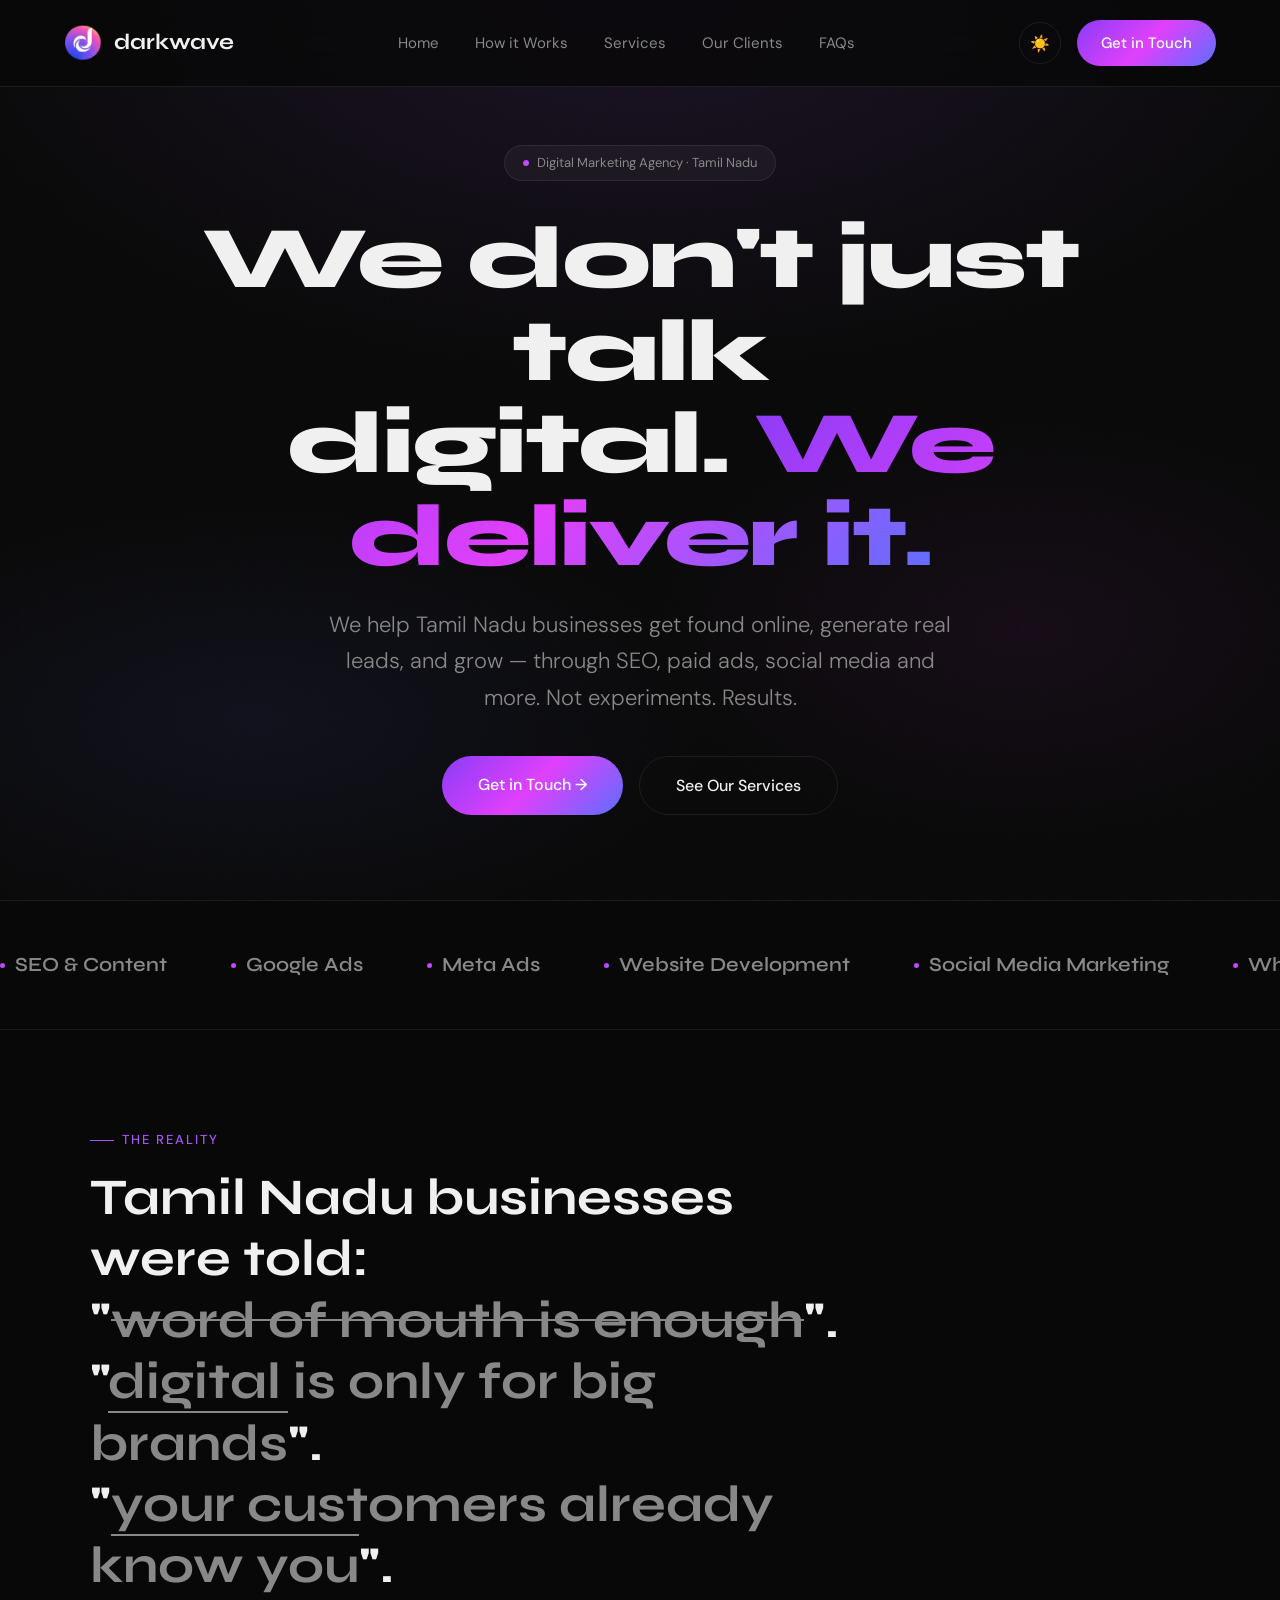
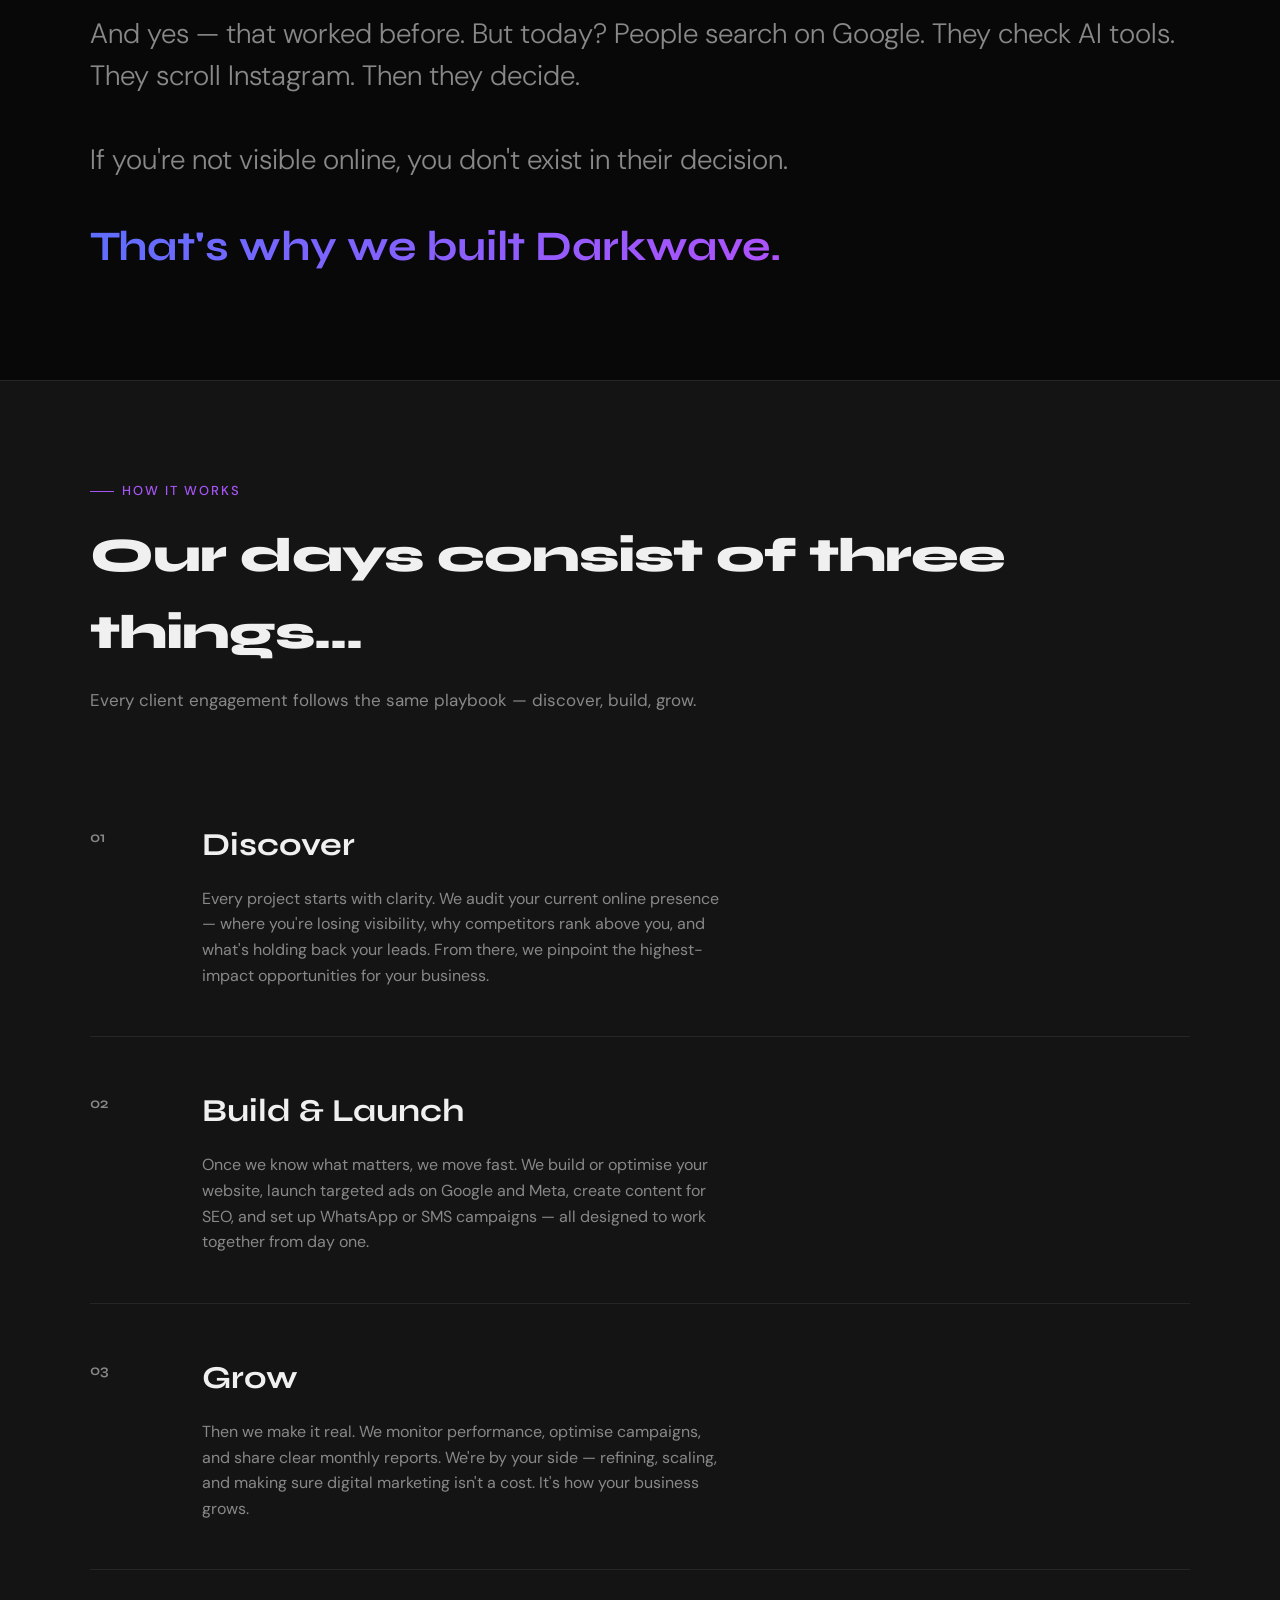
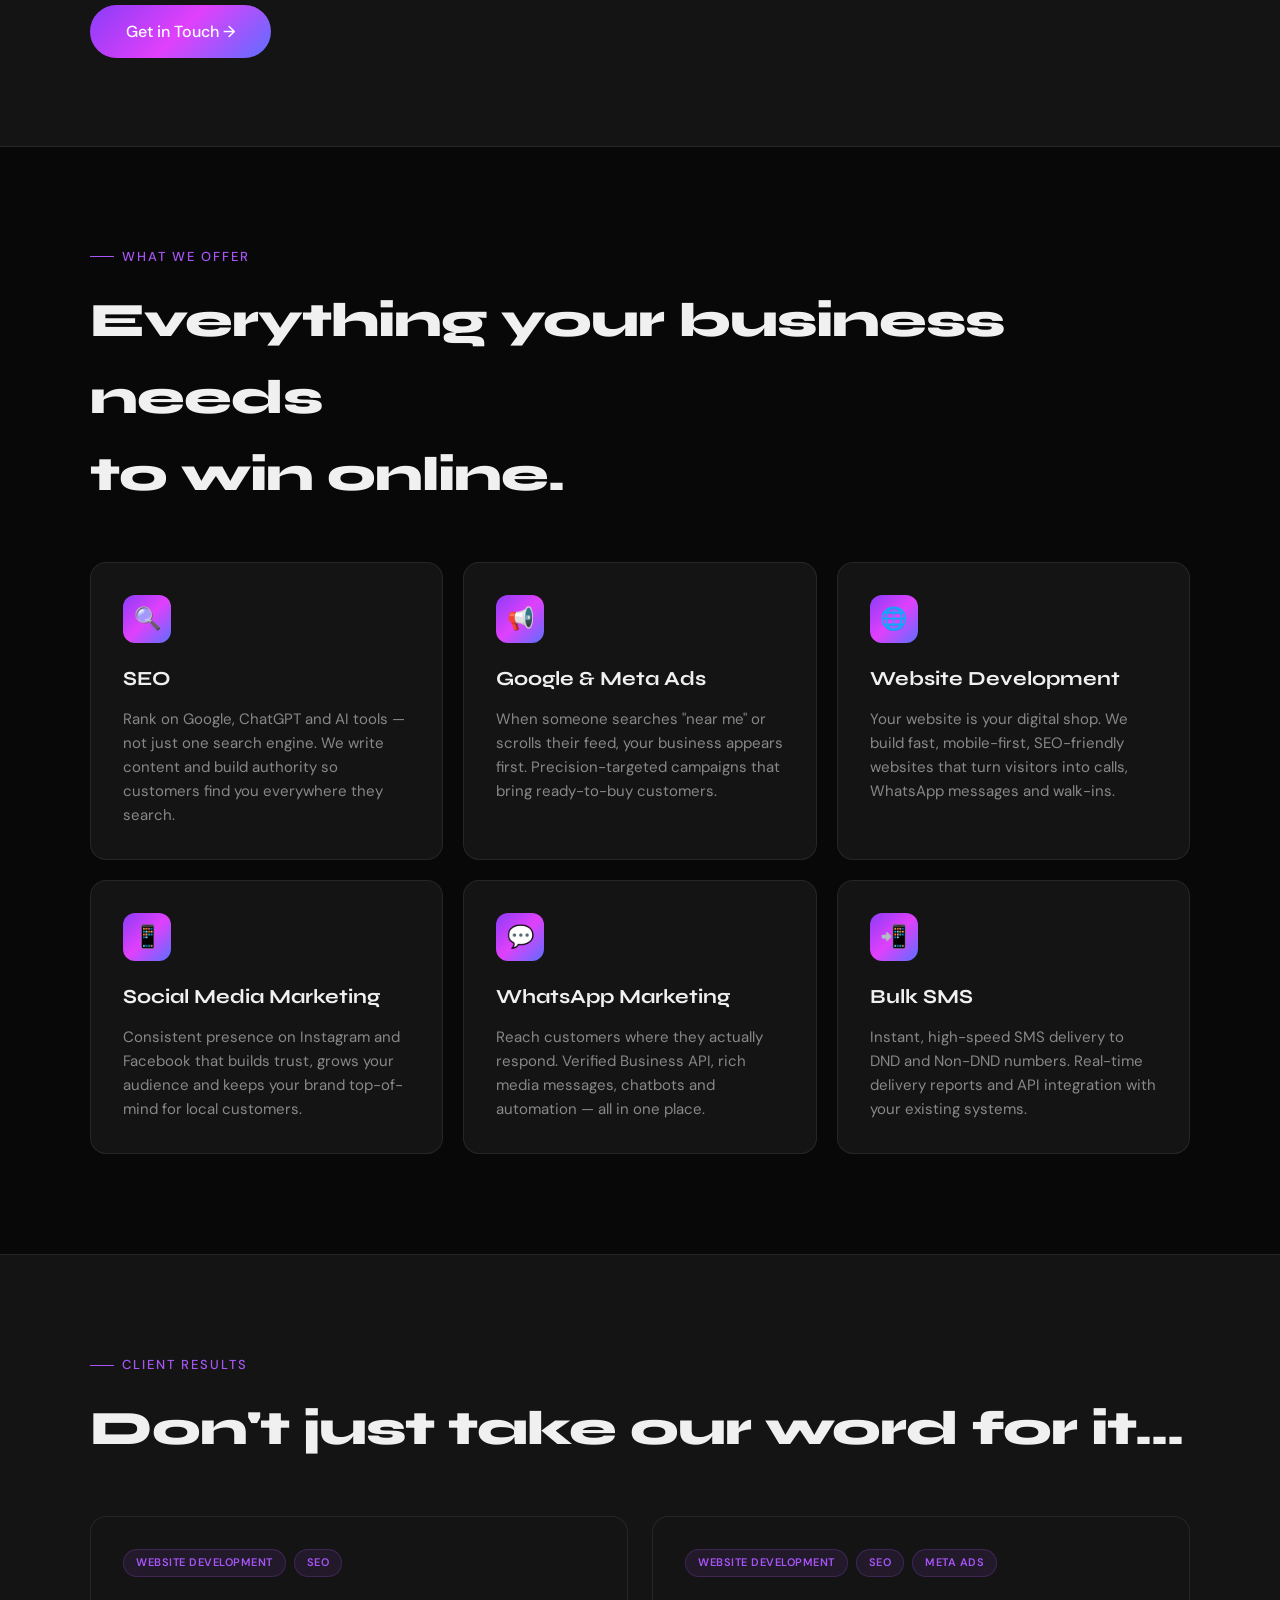
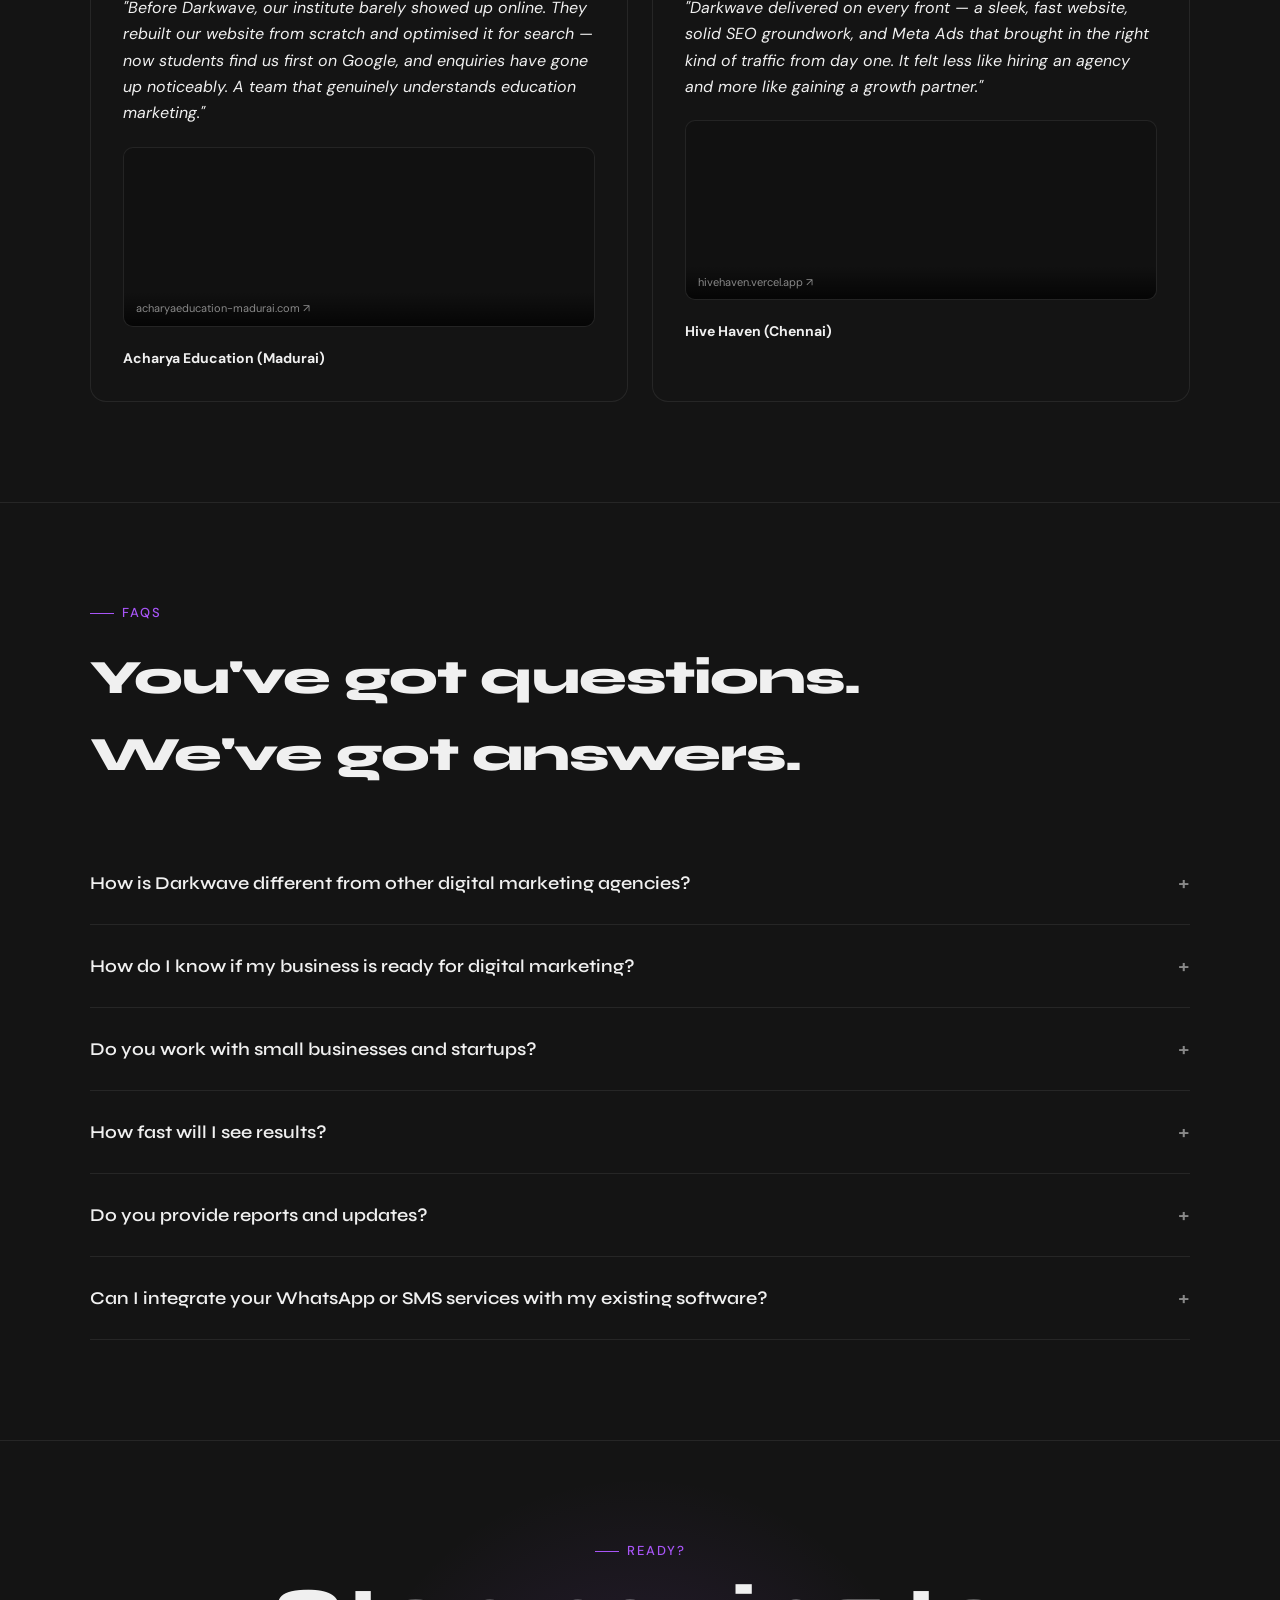
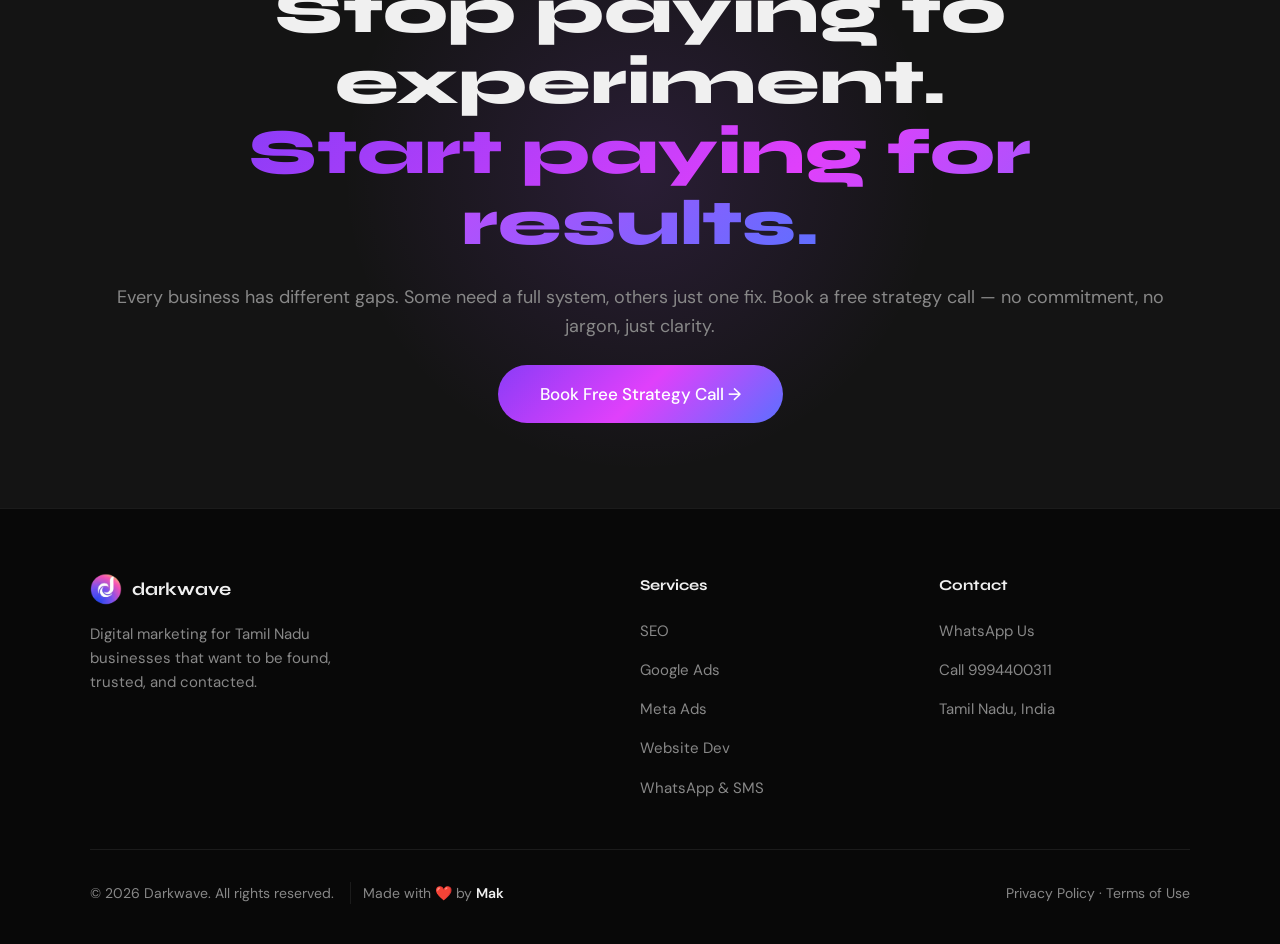
<file: darkwave.html>
<!DOCTYPE html>
<html lang="en">

<head>
  <meta charset="UTF-8">
  <meta name="viewport" content="width=device-width, initial-scale=1.0">
  <title>Darkwave — Digital Marketing Agency</title>
  <link rel="icon" type="image/png" href="favicon/favicon-96x96.png" sizes="96x96">
  <link rel="icon" type="image/svg+xml" href="favicon/favicon.svg">
  <link rel="shortcut icon" href="favicon/favicon.ico">
  <link rel="apple-touch-icon" sizes="180x180" href="favicon/apple-touch-icon.png">
  <link rel="manifest" href="favicon/site.webmanifest">
  <link rel="preconnect" href="https://fonts.googleapis.com">
  <link
    href="https://fonts.googleapis.com/css2?family=Syne:wght@400;500;600;700;800&family=DM+Sans:ital,opsz,wght@0,9..40,300;0,9..40,400;0,9..40,500;1,9..40,300&display=swap"
    rel="stylesheet">
  <style>
    :root {
      --bg: #080808;
      --bg2: #0f0f0f;
      --bg3: #141414;
      --text: #f0f0f0;
      --muted: #888;
      --border: rgba(255, 255, 255, 0.08);
      --accent-pink: #e040fb;
      --accent-blue: #5c6fff;
      --accent-purple: #a855f7;
      --gradient: linear-gradient(135deg, #8b3cf7, #e040fb, #5c6fff);
      --gradient2: linear-gradient(135deg, #5c6fff, #e040fb);
      --font-head: 'Syne', sans-serif;
      --font-body: 'DM Sans', sans-serif;
      --nav-bg: rgba(8, 8, 8, 0.8);
    }

    [data-theme="light"] {
      --bg: #ffffff;
      --bg2: #f5f5f5;
      --bg3: #ffffff;
      --text: #111111;
      --muted: #666666;
      --border: rgba(0, 0, 0, 0.1);
      --nav-bg: rgba(255, 255, 255, 0.85);
    }

    *,
    *::before,
    *::after {
      box-sizing: border-box;
      margin: 0;
      padding: 0;
    }

    html {
      scroll-behavior: smooth;
    }

    body {
      background: var(--bg);
      color: var(--text);
      font-family: var(--font-body);
      font-size: 17px;
      line-height: 1.6;
      overflow-x: hidden;
    }

    /* ── NAV ── */
    nav {
      position: fixed;
      top: 0;
      left: 0;
      right: 0;
      z-index: 100;
      display: flex;
      align-items: center;
      justify-content: space-between;
      padding: 20px 5%;
      backdrop-filter: blur(20px);
      background: var(--nav-bg);
      border-bottom: 1px solid var(--border);
    }

    .nav-logo {
      display: flex;
      align-items: center;
      gap: 12px;
      font-family: var(--font-head);
      font-weight: 700;
      font-size: 22px;
      text-decoration: none;
      color: var(--text);
    }

    .nav-logo img {
      width: 38px;
      height: 38px;
      border-radius: 50%;
    }

    .nav-links {
      display: flex;
      gap: 36px;
      list-style: none;
    }

    .nav-links a {
      text-decoration: none;
      color: var(--muted);
      font-size: 15px;
      transition: color .2s;
    }

    .nav-links a:hover {
      color: var(--text);
    }

    .nav-cta {
      background: var(--gradient);
      color: #fff;
      border: none;
      padding: 11px 24px;
      border-radius: 100px;
      font-family: var(--font-body);
      font-size: 15px;
      font-weight: 500;
      cursor: pointer;
      transition: opacity .2s, transform .2s;
      text-decoration: none;
    }

    .nav-cta:hover {
      opacity: .85;
      transform: translateY(-1px);
    }

    .btn-theme {
      background: transparent;
      color: var(--text);
      display: flex;
      align-items: center;
      justify-content: center;
      border: 1px solid var(--border);
      border-radius: 50%;
      width: 42px;
      height: 42px;
      font-size: 16px;
      cursor: pointer;
      transition: border-color .2s, transform .2s;
    }

    .btn-theme:hover {
      border-color: var(--muted);
      transform: scale(1.05);
    }

    /* ── CONTACT MODAL ── */
    .modal-overlay {
      position: fixed;
      inset: 0;
      z-index: 999;
      background: rgba(0, 0, 0, 0.85);
      backdrop-filter: blur(10px);
      display: flex;
      align-items: center;
      justify-content: center;
      opacity: 0;
      pointer-events: none;
      transition: opacity .35s;
    }

    .modal-overlay.open {
      opacity: 1;
      pointer-events: all;
    }

    .modal {
      background: var(--bg3);
      border: 1px solid var(--border);
      border-radius: 20px;
      padding: 48px;
      max-width: 520px;
      width: 90%;
      position: relative;
      transform: translateY(30px);
      transition: transform .35s;
    }

    .modal-overlay.open .modal {
      transform: translateY(0);
    }

    .modal h2 {
      font-family: var(--font-head);
      font-size: 28px;
      margin-bottom: 6px;
    }

    .modal p {
      color: var(--muted);
      margin-bottom: 28px;
    }

    .modal-logo {
      display: flex;
      align-items: center;
      gap: 10px;
      margin-bottom: 24px;
    }

    .modal-logo img {
      width: 32px;
      border-radius: 50%;
    }

    .modal-logo span {
      font-family: var(--font-head);
      font-weight: 700;
      font-size: 18px;
    }

    .form-group {
      margin-bottom: 16px;
    }

    .form-group label {
      display: block;
      font-size: 13px;
      color: var(--muted);
      margin-bottom: 6px;
    }

    .form-group select,
    .form-group input {
      width: 100%;
      background: var(--bg2);
      border: 1px solid var(--border);
      color: var(--text);
      padding: 12px 16px;
      border-radius: 10px;
      font-family: var(--font-body);
      font-size: 15px;
      outline: none;
      appearance: none;
    }

    .form-group select:focus,
    .form-group input:focus {
      border-color: var(--accent-purple);
    }

    .services-checkboxes {
      display: flex;
      flex-direction: column;
      gap: 10px;
    }

    .services-checkboxes label {
      display: flex;
      align-items: center;
      gap: 10px;
      font-size: 15px;
      color: var(--text);
      cursor: pointer;
    }

    .services-checkboxes input[type=checkbox] {
      width: 18px;
      height: 18px;
      flex-shrink: 0;
      appearance: auto;
      -webkit-appearance: auto;
      accent-color: var(--accent-purple);
      background: transparent;
      border: none;
      padding: 0;
      cursor: pointer;
    }

    .modal-submit {
      width: 100%;
      margin-top: 24px;
      background: var(--gradient);
      color: #fff;
      border: none;
      padding: 14px;
      border-radius: 100px;
      font-size: 16px;
      font-weight: 600;
      cursor: pointer;
      font-family: var(--font-body);
      transition: opacity .2s;
    }

    .modal-submit:hover {
      opacity: .85;
    }

    .modal-close {
      position: absolute;
      top: 20px;
      right: 20px;
      background: none;
      border: none;
      color: var(--muted);
      font-size: 24px;
      cursor: pointer;
      line-height: 1;
    }

    .modal-success {
      text-align: center;
      padding: 20px 0;
    }

    .modal-success .check {
      font-size: 48px;
      margin-bottom: 16px;
    }

    .modal-success h3 {
      font-family: var(--font-head);
      font-size: 24px;
      margin-bottom: 8px;
    }

    .modal-success p {
      color: var(--muted);
    }

    /* ── HERO ── */
    .hero {
      min-height: 100vh;
      display: flex;
      flex-direction: column;
      align-items: center;
      justify-content: center;
      text-align: center;
      padding: 140px 5% 80px;
      position: relative;
      overflow: hidden;
    }

    .hero-bg {
      position: absolute;
      inset: 0;
      z-index: 0;
      background: radial-gradient(ellipse 80% 60% at 50% 0%, rgba(168, 85, 247, 0.12) 0%, transparent 70%),
        radial-gradient(ellipse 60% 40% at 20% 80%, rgba(92, 111, 255, 0.08) 0%, transparent 60%),
        radial-gradient(ellipse 50% 40% at 80% 70%, rgba(224, 64, 251, 0.06) 0%, transparent 60%);
    }

    .hero-noise {
      position: absolute;
      inset: 0;
      z-index: 0;
      opacity: 0.025;
      background-image: url("data:image/svg+xml,%3Csvg viewBox='0 0 256 256' xmlns='http://www.w3.org/2000/svg'%3E%3Cfilter id='noise'%3E%3CfeTurbulence type='fractalNoise' baseFrequency='0.9' numOctaves='4' stitchTiles='stitch'/%3E%3C/filter%3E%3Crect width='100%25' height='100%25' filter='url(%23noise)'/%3E%3C/svg%3E");
      background-size: 200px;
    }

    .hero-content {
      position: relative;
      z-index: 1;
      max-width: 900px;
    }

    .hero-badge {
      display: inline-flex;
      align-items: center;
      gap: 8px;
      border: 1px solid var(--border);
      background: rgba(255, 255, 255, 0.04);
      border-radius: 100px;
      padding: 7px 18px;
      font-size: 13px;
      color: var(--muted);
      margin-bottom: 32px;
      animation: fadeUp .7s ease both;
    }

    .hero-badge span {
      width: 6px;
      height: 6px;
      border-radius: 50%;
      background: var(--gradient);
      display: inline-block;
    }

    .hero h1 {
      font-family: var(--font-head);
      font-size: clamp(42px, 7vw, 88px);
      font-weight: 800;
      line-height: 1.05;
      letter-spacing: -2px;
      animation: fadeUp .7s .1s ease both;
    }

    .hero h1 .grad {
      background: var(--gradient);
      -webkit-background-clip: text;
      -webkit-text-fill-color: transparent;
      background-clip: text;
    }

    .hero-sub {
      font-size: clamp(17px, 2.2vw, 22px);
      color: var(--muted);
      max-width: 640px;
      margin: 24px auto 40px;
      font-weight: 300;
      line-height: 1.65;
      animation: fadeUp .7s .2s ease both;
    }

    .hero-actions {
      display: flex;
      gap: 16px;
      justify-content: center;
      flex-wrap: wrap;
      animation: fadeUp .7s .3s ease both;
    }

    .btn-primary {
      background: var(--gradient);
      color: #fff;
      border: none;
      padding: 16px 36px;
      border-radius: 100px;
      font-size: 16px;
      font-weight: 500;
      cursor: pointer;
      font-family: var(--font-body);
      transition: transform .2s, opacity .2s;
      text-decoration: none;
    }

    .btn-primary:hover {
      transform: translateY(-2px);
      opacity: .85;
    }

    .btn-ghost {
      background: transparent;
      color: var(--text);
      border: 1px solid var(--border);
      padding: 16px 36px;
      border-radius: 100px;
      font-size: 16px;
      font-weight: 500;
      cursor: pointer;
      font-family: var(--font-body);
      transition: border-color .2s, transform .2s;
      text-decoration: none;
    }

    .btn-ghost:hover {
      border-color: rgba(255, 255, 255, 0.3);
      transform: translateY(-2px);
    }

    /* ── MARQUEE ── */
    .marquee-section {
      padding: 48px 0;
      border-top: 1px solid var(--border);
      border-bottom: 1px solid var(--border);
      overflow: hidden;
    }

    .marquee-track {
      display: flex;
      gap: 64px;
      width: max-content;
      animation: marquee 22s linear infinite;
    }

    .marquee-item {
      display: flex;
      align-items: center;
      gap: 10px;
      font-family: var(--font-head);
      font-size: 20px;
      font-weight: 600;
      color: var(--muted);
      white-space: nowrap;
    }

    .marquee-dot {
      width: 5px;
      height: 5px;
      border-radius: 50%;
      background: var(--gradient);
      flex-shrink: 0;
    }

    @keyframes marquee {
      from {
        transform: translateX(0);
      }

      to {
        transform: translateX(-50%);
      }
    }

    /* ── SECTIONS ── */
    section {
      padding: 100px 5%;
    }

    .container {
      max-width: 1100px;
      margin: 0 auto;
    }

    .section-label {
      font-size: 13px;
      font-weight: 500;
      letter-spacing: 2px;
      text-transform: uppercase;
      color: var(--accent-purple);
      margin-bottom: 16px;
      display: flex;
      align-items: center;
      gap: 8px;
    }

    .section-label::before {
      content: '';
      width: 24px;
      height: 1px;
      background: var(--accent-purple);
    }

    /* ── PROBLEM SECTION ── */
    .problem {
      background: var(--bg);
    }

    .problem-text h2 {
      font-family: var(--font-head);
      font-size: clamp(28px, 4vw, 52px);
      font-weight: 700;
      line-height: 1.2;
      max-width: 750px;
    }

    .problem-text h2 .strike {
      color: var(--muted);
      position: relative;
      display: inline;
    }

    .problem-text h2 .strike::after {
      content: '';
      position: absolute;
      left: 0;
      top: 50%;
      width: 100%;
      height: 2px;
      background: var(--muted);
      transform: translateY(-50%);
    }

    .problem-lead {
      font-size: clamp(18px, 2.5vw, 28px);
      color: var(--muted);
      font-weight: 300;
      line-height: 1.5;
      margin-top: 16px;
      margin-bottom: 32px;
    }

    .problem-reveal {
      font-family: var(--font-head);
      font-size: clamp(22px, 3.5vw, 42px);
      font-weight: 700;
      background: var(--gradient2);
      -webkit-background-clip: text;
      -webkit-text-fill-color: transparent;
      background-clip: text;
    }

    /* ── SERVICES (3-step) ── */
    .services-steps {
      display: flex;
      flex-direction: column;
      gap: 0;
    }

    .step-item {
      display: grid;
      grid-template-columns: 80px 1fr;
      gap: 32px;
      padding: 48px 0;
      border-bottom: 1px solid var(--border);
      cursor: pointer;
      transition: background .2s;
      text-decoration: none;
      color: inherit;
    }

    .step-item:hover .step-arrow {
      opacity: 1;
      transform: translateX(0);
    }

    .step-num {
      font-family: var(--font-head);
      font-size: 15px;
      color: var(--muted);
      font-weight: 600;
      padding-top: 6px;
    }

    .step-body {
      display: flex;
      justify-content: space-between;
      align-items: flex-start;
      gap: 24px;
    }

    .step-text h3 {
      font-family: var(--font-head);
      font-size: 32px;
      font-weight: 700;
      margin-bottom: 16px;
    }

    .step-text p {
      color: var(--muted);
      max-width: 520px;
      font-size: 16px;
    }

    .step-arrow {
      font-size: 28px;
      color: var(--accent-purple);
      opacity: 0;
      transform: translateX(-10px);
      transition: all .25s;
      flex-shrink: 0;
      margin-top: 4px;
    }

    /* ── TESTIMONIALS ── */
    .testimonials-grid {
      display: grid;
      grid-template-columns: 1fr 1fr;
      gap: 24px;
    }

    .testimonial-card {
      background: var(--bg3);
      border: 1px solid var(--border);
      border-radius: 16px;
      padding: 32px;
      transition: border-color .2s, transform .2s;
    }

    .testimonial-card:hover {
      border-color: rgba(168, 85, 247, 0.3);
      transform: translateY(-3px);
    }

    .site-preview {
      width: 100%;
      border-radius: 10px;
      overflow: hidden;
      border: 1px solid var(--border);
      margin-bottom: 20px;
      position: relative;
      height: 180px;
      background: #111;
      display: block;
      cursor: pointer;
      text-decoration: none;
      transition: border-color .2s;
    }

    .site-preview:hover {
      border-color: rgba(168, 85, 247, 0.5);
    }

    .site-preview iframe {
      position: absolute;
      top: 0;
      left: 0;
      width: 960px;
      height: 700px;
      transform: scale(0.5);
      transform-origin: top left;
      border: none;
      pointer-events: none;
    }

    .site-preview-label {
      position: absolute;
      bottom: 0;
      left: 0;
      right: 0;
      background: linear-gradient(to top, rgba(0, 0, 0, 0.7), transparent);
      padding: 8px 12px;
      font-size: 11px;
      color: var(--muted);
      font-family: var(--font-body);
    }

    .testimonial-card blockquote {
      font-size: 16px;
      line-height: 1.65;
      color: var(--text);
      margin-bottom: 20px;
      font-style: italic;
    }

    .testimonial-author {
      color: var(--muted);
      font-size: 14px;
      display: flex;
      flex-direction: column;
      gap: 6px;
    }

    .testimonial-author strong {
      color: var(--text);
      display: block;
    }

    .testimonial-tags {
      display: flex;
      flex-wrap: wrap;
      gap: 8px;
      margin-bottom: 18px;
    }

    .t-tag {
      font-size: 11px;
      font-weight: 600;
      letter-spacing: 0.5px;
      text-transform: uppercase;
      color: var(--accent-purple);
      background: rgba(168, 85, 247, 0.1);
      border: 1px solid rgba(168, 85, 247, 0.2);
      border-radius: 100px;
      padding: 4px 12px;
    }

    .testimonial-link {
      color: var(--accent-blue);
      font-size: 13px;
      text-decoration: none;
      transition: color .2s;
      display: inline-block;
    }

    .testimonial-link:hover {
      color: var(--accent-pink);
    }

    /* ── STATS ── */
    .stats-row {
      display: grid;
      grid-template-columns: repeat(5, 1fr);
      gap: 0;
      border: 1px solid var(--border);
      border-radius: 20px;
      overflow: hidden;
      background: var(--bg3);
    }

    .stat-item {
      padding: 36px 24px;
      text-align: center;
      border-right: 1px solid var(--border);
    }

    .stat-item:last-child {
      border-right: none;
    }

    .stat-num {
      font-family: var(--font-head);
      font-size: 36px;
      font-weight: 800;
      background: var(--gradient);
      -webkit-background-clip: text;
      -webkit-text-fill-color: transparent;
      background-clip: text;
      display: block;
      line-height: 1.1;
      margin-bottom: 6px;
    }

    .stat-label {
      font-size: 13px;
      color: var(--muted);
      line-height: 1.4;
    }

    /* ── SERVICES CARDS ── */
    .services-grid {
      display: grid;
      grid-template-columns: repeat(3, 1fr);
      gap: 20px;
    }

    .service-card {
      background: var(--bg3);
      border: 1px solid var(--border);
      border-radius: 16px;
      padding: 32px;
      transition: border-color .25s, transform .25s;
    }

    .service-card:hover {
      border-color: rgba(168, 85, 247, 0.35);
      transform: translateY(-4px);
    }

    .service-icon {
      width: 48px;
      height: 48px;
      border-radius: 12px;
      background: var(--gradient);
      display: flex;
      align-items: center;
      justify-content: center;
      font-size: 22px;
      margin-bottom: 20px;
    }

    .service-card h3 {
      font-family: var(--font-head);
      font-size: 20px;
      font-weight: 700;
      margin-bottom: 12px;
    }

    .service-card p {
      color: var(--muted);
      font-size: 15px;
      line-height: 1.6;
    }

    /* ── FAQs ── */
    .faq-list {
      display: flex;
      flex-direction: column;
      gap: 0;
    }

    .faq-item {
      border-bottom: 1px solid var(--border);
      overflow: hidden;
    }

    .faq-q {
      width: 100%;
      text-align: left;
      background: none;
      border: none;
      color: var(--text);
      font-family: var(--font-head);
      font-size: 18px;
      font-weight: 600;
      padding: 28px 0;
      cursor: pointer;
      display: flex;
      justify-content: space-between;
      align-items: center;
      gap: 16px;
      transition: color .2s;
    }

    .faq-q:hover {
      color: var(--accent-purple);
    }

    .faq-q .faq-icon {
      font-size: 22px;
      transition: transform .3s;
      flex-shrink: 0;
      color: var(--muted);
    }

    .faq-item.open .faq-icon {
      transform: rotate(45deg);
    }

    .faq-a {
      color: var(--muted);
      font-size: 16px;
      line-height: 1.7;
      max-height: 0;
      overflow: hidden;
      transition: max-height .4s ease, padding .3s;
      padding-bottom: 0;
    }

    .faq-item.open .faq-a {
      max-height: 400px;
      padding-bottom: 28px;
    }

    /* ── CTA SECTION ── */
    .cta-section {
      background: var(--bg3);
      border-top: 1px solid var(--border);
      text-align: center;
      position: relative;
      overflow: hidden;
    }

    .cta-glow {
      position: absolute;
      width: 600px;
      height: 600px;
      border-radius: 50%;
      background: radial-gradient(circle, rgba(168, 85, 247, 0.15) 0%, transparent 70%);
      top: 50%;
      left: 50%;
      transform: translate(-50%, -50%);
      pointer-events: none;
    }

    .cta-section h2 {
      font-family: var(--font-head);
      font-size: clamp(32px, 5vw, 64px);
      font-weight: 800;
      line-height: 1.1;
      position: relative;
      margin-bottom: 24px;
    }

    .cta-section p {
      color: var(--muted);
      font-size: 18px;
      margin-bottom: 40px;
      position: relative;
    }

    /* ── FOOTER ── */
    footer {
      background: var(--bg);
      border-top: 1px solid var(--border);
      padding: 64px 5% 40px;
    }

    .footer-grid {
      display: grid;
      grid-template-columns: 2fr 1fr 1fr;
      gap: 48px;
      margin-bottom: 48px;
    }

    .footer-brand .logo {
      display: flex;
      align-items: center;
      gap: 10px;
      margin-bottom: 16px;
    }

    .footer-brand .logo img {
      width: 32px;
      border-radius: 50%;
    }

    .footer-brand .logo span {
      font-family: var(--font-head);
      font-weight: 700;
      font-size: 18px;
    }

    .footer-brand p {
      color: var(--muted);
      font-size: 15px;
      line-height: 1.6;
      max-width: 260px;
    }

    .footer-col h4 {
      font-family: var(--font-head);
      font-weight: 700;
      font-size: 15px;
      margin-bottom: 20px;
    }

    .footer-col ul {
      list-style: none;
      display: flex;
      flex-direction: column;
      gap: 12px;
    }

    .footer-col ul li a {
      text-decoration: none;
      color: var(--muted);
      font-size: 15px;
      transition: color .2s;
    }

    .footer-col ul li a:hover {
      color: var(--text);
    }

    .footer-bottom {
      border-top: 1px solid var(--border);
      padding-top: 32px;
      display: flex;
      justify-content: space-between;
      align-items: center;
      color: var(--muted);
      font-size: 14px;
    }

    /* ── ANIMATIONS ── */
    @keyframes fadeUp {
      from {
        opacity: 0;
        transform: translateY(24px);
      }

      to {
        opacity: 1;
        transform: translateY(0);
      }
    }

    .reveal {
      opacity: 0;
      transform: translateY(32px);
      transition: opacity .7s ease, transform .7s ease;
    }

    .reveal.visible {
      opacity: 1;
      transform: translateY(0);
    }

    /* ── RESPONSIVE ── */
    @media (max-width: 1024px) {
      .services-grid {
        grid-template-columns: repeat(2, 1fr);
      }

      .footer-grid {
        grid-template-columns: 1fr 1fr;
        gap: 32px;
      }

      .hero h1 {
        font-size: clamp(38px, 6vw, 64px);
      }

      section {
        padding: 80px 5%;
      }
    }

    @media (max-width: 768px) {
      .nav-links {
        display: none;
      }

      .testimonials-grid {
        grid-template-columns: 1fr;
      }

      .services-grid {
        grid-template-columns: 1fr;
      }

      .footer-grid {
        grid-template-columns: 1fr;
      }

      .footer-bottom {
        flex-direction: column;
        gap: 12px;
        text-align: center;
      }

      .step-item {
        grid-template-columns: 48px 1fr;
        gap: 16px;
      }

      .hero {
        min-height: 80vh;
        padding: 120px 5% 60px;
      }

      .site-preview iframe {
        transform: scale(0.35);
      }

      .modal {
        padding: 32px 24px;
      }

      section {
        padding: 60px 5%;
      }
    }

    @media (max-width: 480px) {
      .hero-actions {
        flex-direction: column;
        width: 100%;
      }

      .btn-primary,
      .btn-ghost {
        width: 100%;
        text-align: center;
      }

      .step-text h3 {
        font-size: 24px;
      }

      .site-preview iframe {
        transform: scale(0.3);
      }

      .site-preview {
        height: 160px;
      }
    }
  </style>
</head>

<body>
  <script>
    // Apply theme instantly on load to prevent flashing
    const savedTheme = localStorage.getItem('theme');
    if (savedTheme) document.documentElement.setAttribute('data-theme', savedTheme);
  </script>

  <!-- NAV -->
  <nav>
    <a href="#" class="nav-logo">
      <img src="logo-Photoroom.png" alt="Darkwave Logo">
      darkwave
    </a>
    <ul class="nav-links">
      <li><a href="#">Home</a></li>
      <li><a href="#services">How it Works</a></li>
      <li><a href="#what-we-offer">Services</a></li>
      <li><a href="#our-clients">Our Clients</a></li>
      <li><a href="#faq">FAQs</a></li>
    </ul>
    <div style="display:flex; align-items:center; gap:16px;">
      <button id="theme-toggle" class="btn-theme" aria-label="Toggle theme">✨</button>
      <a href="#" class="nav-cta" onclick="openModal()">Get in Touch</a>
    </div>
  </nav>

  <!-- MODAL -->
  <div class="modal-overlay" id="modal" onclick="closeModalOutside(event)">
    <div class="modal">
      <button class="modal-close" onclick="closeModal()">×</button>
      <div id="modal-form-view">
        <div class="modal-logo">
          <img src="logo-Photoroom.png" alt="">
          <span>darkwave</span>
        </div>
        <h2>Get in Touch</h2>
        <p>Tell us where you're at...</p>
        <div class="form-group">
          <label>Company Size *</label>
          <select>
            <option>Less than 5</option>
            <option>5–20</option>
            <option>20–50</option>
            <option>50–200</option>
            <option>More than 200</option>
          </select>
        </div>
        <div class="form-group">
          <label>Monthly Marketing Budget *</label>
          <select>
            <option>Less than ₹6K</option>
            <option>₹6K–₹12K</option>
            <option>₹12K–₹50K</option>
            <option>₹50K–₹1L</option>
            <option>More than ₹1L</option>
          </select>
        </div>
        <div class="form-group">
          <label>Your Name *</label>
          <input type="text" placeholder="Full name">
        </div>
        <div class="form-group">
          <label>Phone / WhatsApp *</label>
          <input type="text" placeholder="+91 XXXXX XXXXX">
        </div>
        <div class="form-group">
          <label>Services you're interested in</label>
          <div class="services-checkboxes">
            <label><input type="checkbox"> SEO & Search Visibility</label>
            <label><input type="checkbox"> Google Ads & Meta Ads</label>
            <label><input type="checkbox"> Website Development</label>
            <label><input type="checkbox"> Social Media Marketing</label>
            <label><input type="checkbox"> Bulk SMS & WhatsApp Marketing</label>
          </div>
        </div>
        <button class="modal-submit" onclick="submitForm()">Submit →</button>
      </div>
      <div id="modal-success-view" class="modal-success" style="display:none">
        <div class="check">🎯</div>
        <h3>We've got it.</h3>
        <p>We're aligning the right people on our end and will get back to you within 24–48 hours to explore how we can
          grow your business together.</p>
      </div>
    </div>
  </div>

  <!-- HERO -->
  <section class="hero">
    <div class="hero-bg"></div>
    <div class="hero-noise"></div>
    <div class="hero-content">
      <div class="hero-badge"><span></span> Digital Marketing Agency · Tamil Nadu</div>
      <h1>We don't just talk<br>digital. <span class="grad">We deliver it.</span></h1>
      <p class="hero-sub">We help Tamil Nadu businesses get found online, generate real leads, and grow — through SEO,
        paid ads, social media and more. Not experiments. Results.</p>
      <div class="hero-actions">
        <a href="#" class="btn-primary" onclick="openModal()">Get in Touch →</a>
        <a href="#what-we-offer" class="btn-ghost">See Our Services</a>
      </div>
    </div>
  </section>

  <!-- MARQUEE -->
  <div class="marquee-section">
    <div class="marquee-track">
      <div class="marquee-item"><span class="marquee-dot"></span> SEO & Content</div>
      <div class="marquee-item"><span class="marquee-dot"></span> Google Ads</div>
      <div class="marquee-item"><span class="marquee-dot"></span> Meta Ads</div>
      <div class="marquee-item"><span class="marquee-dot"></span> Website Development</div>
      <div class="marquee-item"><span class="marquee-dot"></span> Social Media Marketing</div>
      <div class="marquee-item"><span class="marquee-dot"></span> WhatsApp Marketing</div>
      <div class="marquee-item"><span class="marquee-dot"></span> Bulk SMS</div>
      <div class="marquee-item"><span class="marquee-dot"></span> Brand Strategy</div>
      <!-- duplicate -->
      <div class="marquee-item"><span class="marquee-dot"></span> SEO & Content</div>
      <div class="marquee-item"><span class="marquee-dot"></span> Google Ads</div>
      <div class="marquee-item"><span class="marquee-dot"></span> Meta Ads</div>
      <div class="marquee-item"><span class="marquee-dot"></span> Website Development</div>
      <div class="marquee-item"><span class="marquee-dot"></span> Social Media Marketing</div>
      <div class="marquee-item"><span class="marquee-dot"></span> WhatsApp Marketing</div>
      <div class="marquee-item"><span class="marquee-dot"></span> Bulk SMS</div>
      <div class="marquee-item"><span class="marquee-dot"></span> Brand Strategy</div>
    </div>
  </div>

  <!-- PROBLEM -->
  <section class="problem">
    <div class="container">
      <div class="problem-text reveal">
        <div class="section-label">The reality</div>
        <h2>Tamil Nadu businesses were told:<br>
          "<span class="strike">word of mouth is enough</span>".<br>
          "<span class="strike">digital is only for big brands</span>".<br>
          "<span class="strike">your customers already know you</span>".
        </h2>
        <p class="problem-lead">And yes — that worked before. But today? People search on Google. They check AI tools.
          They scroll Instagram. Then they decide. <br><br>If you're not visible online, you don't exist in their
          decision.</p>
        <p class="problem-reveal">That's why we built Darkwave.</p>
      </div>
    </div>
  </section>

  <!-- HOW WE WORK -->
  <section id="services"
    style="background: var(--bg3); border-top: 1px solid var(--border); border-bottom: 1px solid var(--border);">
    <div class="container">
      <div class="section-label reveal">How it works</div>
      <h2 class="reveal"
        style="font-family: var(--font-head); font-size: clamp(28px, 4vw, 48px); font-weight: 800; margin-bottom: 16px; letter-spacing: -1px;">
        Our days consist of three things...</h2>
      <p class="reveal" style="color: var(--muted); margin-bottom: 56px; font-size: 17px;">Every client engagement
        follows the same playbook — discover, build, grow.</p>

      <div class="services-steps reveal">
        <a href="#" class="step-item">
          <div class="step-num">01</div>
          <div class="step-body">
            <div class="step-text">
              <h3>Discover</h3>
              <p>Every project starts with clarity. We audit your current online presence — where you're losing
                visibility, why competitors rank above you, and what's holding back your leads. From there, we pinpoint
                the highest-impact opportunities for your business.</p>
            </div>
            <div class="step-arrow">→</div>
          </div>
        </a>
        <a href="#" class="step-item">
          <div class="step-num">02</div>
          <div class="step-body">
            <div class="step-text">
              <h3>Build & Launch</h3>
              <p>Once we know what matters, we move fast. We build or optimise your website, launch targeted ads on
                Google and Meta, create content for SEO, and set up WhatsApp or SMS campaigns — all designed to work
                together from day one.</p>
            </div>
            <div class="step-arrow">→</div>
          </div>
        </a>
        <a href="#" class="step-item">
          <div class="step-num">03</div>
          <div class="step-body">
            <div class="step-text">
              <h3>Grow</h3>
              <p>Then we make it real. We monitor performance, optimise campaigns, and share clear monthly reports.
                We're by your side — refining, scaling, and making sure digital marketing isn't a cost. It's how your
                business grows.</p>
            </div>
            <div class="step-arrow">→</div>
          </div>
        </a>
      </div>

      <div style="margin-top: 48px;" class="reveal">
        <a href="#" class="btn-primary" onclick="openModal()">Get in Touch →</a>
      </div>
    </div>
  </section>

  <!-- SERVICES GRID -->
  <section id="what-we-offer">
    <div class="container">
      <div class="section-label reveal">What we offer</div>
      <h2 class="reveal"
        style="font-family: var(--font-head); font-size: clamp(28px, 4vw, 48px); font-weight: 800; margin-bottom: 48px; letter-spacing: -1px;">
        Everything your business needs<br>to win online.</h2>
      <div class="services-grid reveal">
        <div class="service-card">
          <div class="service-icon">🔍</div>
          <h3>SEO</h3>
          <p>Rank on Google, ChatGPT and AI tools — not just one search engine. We write content and build authority so
            customers find you everywhere they search.</p>
        </div>
        <div class="service-card">
          <div class="service-icon">📢</div>
          <h3>Google & Meta Ads</h3>
          <p>When someone searches "near me" or scrolls their feed, your business appears first. Precision-targeted
            campaigns that bring ready-to-buy customers.</p>
        </div>
        <div class="service-card">
          <div class="service-icon">🌐</div>
          <h3>Website Development</h3>
          <p>Your website is your digital shop. We build fast, mobile-first, SEO-friendly websites that turn visitors
            into calls, WhatsApp messages and walk-ins.</p>
        </div>
        <div class="service-card">
          <div class="service-icon">📱</div>
          <h3>Social Media Marketing</h3>
          <p>Consistent presence on Instagram and Facebook that builds trust, grows your audience and keeps your brand
            top-of-mind for local customers.</p>
        </div>
        <div class="service-card">
          <div class="service-icon">💬</div>
          <h3>WhatsApp Marketing</h3>
          <p>Reach customers where they actually respond. Verified Business API, rich media messages, chatbots and
            automation — all in one place.</p>
        </div>
        <div class="service-card">
          <div class="service-icon">📲</div>
          <h3>Bulk SMS</h3>
          <p>Instant, high-speed SMS delivery to DND and Non-DND numbers. Real-time delivery reports and API integration
            with your existing systems.</p>
        </div>
      </div>
    </div>
  </section>

  <!-- TESTIMONIALS -->
  <section id="our-clients" style="background: var(--bg3); border-top: 1px solid var(--border);">
    <div class="container">
      <div class="section-label reveal">Client results</div>
      <h2 class="reveal"
        style="font-family: var(--font-head); font-size: clamp(28px, 4vw, 48px); font-weight: 800; margin-bottom: 48px; letter-spacing: -1px;">
        Don't just take our word for it...</h2>
      <div class="testimonials-grid reveal">
        <div class="testimonial-card">
          <div class="testimonial-tags">
            <span class="t-tag">Website Development</span>
            <span class="t-tag">SEO</span>
          </div>
          <blockquote>"Before Darkwave, our institute barely showed up online. They rebuilt our website from scratch and
            optimised it for search — now students find us first on Google, and enquiries have gone up noticeably. A
            team that genuinely understands education marketing."</blockquote>
          <a class="site-preview" href="https://www.acharyaeducation-madurai.com/" target="_blank" rel="noopener">
            <iframe src="https://www.acharyaeducation-madurai.com/" loading="lazy" sandbox="allow-same-origin"
              title="Acharya Education website preview"></iframe>
            <div class="site-preview-label">acharyaeducation-madurai.com ↗</div>
          </a>
          <div class="testimonial-author">
            <strong>Acharya Education (Madurai)</strong>
          </div>
        </div>
        <div class="testimonial-card">
          <div class="testimonial-tags">
            <span class="t-tag">Website Development</span>
            <span class="t-tag">SEO</span>
            <span class="t-tag">Meta Ads</span>
          </div>
          <blockquote>"Darkwave delivered on every front — a sleek, fast website, solid SEO groundwork, and Meta Ads
            that brought in the right kind of traffic from day one. It felt less like hiring an agency and more like
            gaining a growth partner."</blockquote>
          <a class="site-preview" href="https://hivehaven.vercel.app/" target="_blank" rel="noopener">
            <iframe src="https://hivehaven.vercel.app/" loading="lazy" sandbox="allow-same-origin"
              title="Hive Haven website preview"></iframe>
            <div class="site-preview-label">hivehaven.vercel.app ↗</div>
          </a>
          <div class="testimonial-author">
            <strong>Hive Haven (Chennai)</strong>
          </div>
        </div>
      </div>
    </div>
  </section>


  <!-- FAQs -->
  <section id="faq" style="background: var(--bg3); border-top: 1px solid var(--border);">
    <div class="container">
      <div class="section-label reveal">FAQs</div>
      <h2 class="reveal"
        style="font-family: var(--font-head); font-size: clamp(28px, 4vw, 48px); font-weight: 800; margin-bottom: 48px; letter-spacing: -1px;">
        You've got questions.<br>We've got answers.</h2>
      <div class="faq-list reveal">
        <div class="faq-item">
          <button class="faq-q" onclick="toggleFaq(this)">
            How is Darkwave different from other digital marketing agencies?
            <span class="faq-icon">+</span>
          </button>
          <div class="faq-a">We're results-obsessed, not tool-obsessed. We start by understanding your customers and
            business goals, then choose the right mix of SEO, ads, social and messaging — not the other way around. We
            work with businesses of all sizes, across Tamil Nadu and beyond.</div>
        </div>
        <div class="faq-item">
          <button class="faq-q" onclick="toggleFaq(this)">
            How do I know if my business is ready for digital marketing?
            <span class="faq-icon">+</span>
          </button>
          <div class="faq-a">If people search for the product or service you sell, you're ready. If your competitors
            show up on Google and you don't, you're already losing customers. We'll do a free audit and show you exactly
            where the gaps are.</div>
        </div>
        <div class="faq-item">
          <button class="faq-q" onclick="toggleFaq(this)">
            Do you work with small businesses and startups?
            <span class="faq-icon">+</span>
          </button>
          <div class="faq-a">Absolutely. We have flexible, affordable plans for every stage — from solo businesses to
            growing SMEs. You can start with a single service and add more as you grow. No lock-in contracts for starter
            plans.</div>
        </div>
        <div class="faq-item">
          <button class="faq-q" onclick="toggleFaq(this)">
            How fast will I see results?
            <span class="faq-icon">+</span>
          </button>
          <div class="faq-a">Ads can start bringing in leads within days of launch. SEO typically shows meaningful
            movement within 60–90 days. We'll set clear, honest expectations based on your industry and competition
            before we start.</div>
        </div>
        <div class="faq-item">
          <button class="faq-q" onclick="toggleFaq(this)">
            Do you provide reports and updates?
            <span class="faq-icon">+</span>
          </button>
          <div class="faq-a">Yes — detailed monthly reports for every service, plus real-time dashboards for SMS and ad
            campaigns. You'll always know exactly what's working and where your budget is going.</div>
        </div>
        <div class="faq-item">
          <button class="faq-q" onclick="toggleFaq(this)">
            Can I integrate your WhatsApp or SMS services with my existing software?
            <span class="faq-icon">+</span>
          </button>
          <div class="faq-a">Yes. Our APIs and integrations support most major CRMs, ERPs, hospital management systems,
            e-commerce platforms and custom systems. We'll walk you through the setup.</div>
        </div>
      </div>
    </div>
  </section>

  <!-- CTA -->
  <section class="cta-section" id="work">
    <div class="cta-glow"></div>
    <div class="container" style="position: relative;">
      <div class="section-label reveal" style="justify-content: center;">Ready?</div>
      <h2 class="reveal">Stop paying to experiment.<br><span
          style="background: var(--gradient); -webkit-background-clip: text; -webkit-text-fill-color: transparent; background-clip: text;">Start
          paying for results.</span></h2>
      <p class="reveal">Every business has different gaps. Some need a full system, others just one fix. Book a free
        strategy call — no commitment, no jargon, just clarity.</p>
      <div class="reveal">
        <a href="#" class="btn-primary" onclick="openModal()" style="font-size: 17px; padding: 18px 42px;">Book Free
          Strategy Call →</a>
      </div>
    </div>
  </section>

  <!-- FOOTER -->
  <footer>
    <div class="container">
      <div class="footer-grid">
        <div class="footer-brand">
          <div class="logo">
            <img src="logo-Photoroom.png" alt="">
            <span>darkwave</span>
          </div>
          <p>Digital marketing for Tamil Nadu businesses that want to be found, trusted, and contacted.</p>
        </div>
        <div class="footer-col">
          <h4>Services</h4>
          <ul>
            <li><a href="#">SEO</a></li>
            <li><a href="#">Google Ads</a></li>
            <li><a href="#">Meta Ads</a></li>
            <li><a href="#">Website Dev</a></li>
            <li><a href="#">WhatsApp & SMS</a></li>
          </ul>
        </div>

        <div class="footer-col">
          <h4>Contact</h4>
          <ul>
            <li><a href="https://wa.me/+919994400311">WhatsApp Us</a></li>
            <li><a href="tel:+919994400311">Call 9994400311</a></li>
            <li><a href="#">Tamil Nadu, India</a></li>
          </ul>
        </div>
      </div>
      <div class="footer-bottom">
        <div>
          <span>© 2026 Darkwave. All rights reserved.</span>
          <span
            style="display:inline-block; margin-left:12px; padding-left:12px; border-left:1px solid var(--border);">Made
            with ❤️ by <a href="https://akshaykumar-mu.vercel.app/#about" target="_blank" rel="noopener"
              style="color:var(--text); text-decoration:none; font-weight:600; transition:color .2s;"
              onmouseover="this.style.color='var(--accent-pink)'"
              onmouseout="this.style.color='var(--text)'">Mak</a></span>
        </div>
        <span>Privacy Policy · Terms of Use</span>
      </div>
    </div>
  </footer>

  <script>
    // Theme Toggle
    const toggleBtn = document.getElementById('theme-toggle');

    function updateThemeButton() {
      const isLight = document.documentElement.getAttribute('data-theme') === 'light';
      toggleBtn.textContent = isLight ? '🌙' : '☀️';
    }
    updateThemeButton(); // Init icon

    toggleBtn.addEventListener('click', () => {
      const isLight = document.documentElement.getAttribute('data-theme') === 'light';
      const newTheme = isLight ? 'dark' : 'light';
      document.documentElement.setAttribute('data-theme', newTheme);
      localStorage.setItem('theme', newTheme);
      updateThemeButton();
    });

    // Modal
    function openModal() { document.getElementById('modal').classList.add('open'); }
    function closeModal() {
      document.getElementById('modal').classList.remove('open');
      document.getElementById('modal-form-view').style.display = '';
      document.getElementById('modal-success-view').style.display = 'none';
    }
    function closeModalOutside(e) { if (e.target === document.getElementById('modal')) closeModal(); }
    function submitForm() {
      // Collect form values
      const selects = document.querySelectorAll('#modal-form-view select');
      const inputs = document.querySelectorAll('#modal-form-view input[type=text]');
      const companySize = selects[0] ? selects[0].value : 'N/A';
      const budget = selects[1] ? selects[1].value : 'N/A';
      const name = inputs[0] ? inputs[0].value.trim() : 'N/A';
      const phone = inputs[1] ? inputs[1].value.trim() : 'N/A';

      const checked = [...document.querySelectorAll('#modal-form-view input[type=checkbox]:checked')]
        .map(cb => cb.parentElement.textContent.trim());
      const services = checked.length ? checked.join(', ') : 'None selected';

      // Build WhatsApp message
      const msg =
        `*New Lead – Darkwave Website*%0A` +
        `-----------------------------------%0A` +
        `*Name:* ${encodeURIComponent(name)}%0A` +
        `*Phone:* ${encodeURIComponent(phone)}%0A` +
        `*Company Size:* ${encodeURIComponent(companySize)}%0A` +
        `*Budget:* ${encodeURIComponent(budget)}%0A` +
        `*Services:* ${encodeURIComponent(services)}`;

      // Open WhatsApp with pre-filled message
      window.open(`https://wa.me/919994400311?text=${msg}`, '_blank');

      // Show success screen
      document.getElementById('modal-form-view').style.display = 'none';
      document.getElementById('modal-success-view').style.display = '';
    }

    // FAQ
    function toggleFaq(btn) {
      const item = btn.parentElement;
      const isOpen = item.classList.contains('open');
      document.querySelectorAll('.faq-item').forEach(i => i.classList.remove('open'));
      if (!isOpen) item.classList.add('open');
    }

    // Scroll reveal
    const reveals = document.querySelectorAll('.reveal');
    const observer = new IntersectionObserver((entries) => {
      entries.forEach(e => { if (e.isIntersecting) { e.target.classList.add('visible'); } });
    }, { threshold: 0.1 });
    reveals.forEach(r => observer.observe(r));
  </script>
</body>

</html>
</file>
<file: darkwave/fonts/fonts.css>
/* ── DM Sans – latin-ext (italic 300) ── */
@font-face {
  font-family: 'DM Sans';
  font-style: italic;
  font-weight: 300;
  font-display: swap;
  src: url(rP2Wp2ywxg089UriCZaSExdy3sGt9zz86D3wyKK58VXh.woff2) format('woff2');
  unicode-range: U+0100-02BA, U+02BD-02C5, U+02C7-02CC, U+02CE-02D7, U+02DD-02FF, U+0304, U+0308, U+0329, U+1D00-1DBF, U+1E00-1E9F, U+1EF2-1EFF, U+2020, U+20A0-20AB, U+20AD-20C0, U+2113, U+2C60-2C7F, U+A720-A7FF;
}
/* ── DM Sans – latin (italic 300) ── */
@font-face {
  font-family: 'DM Sans';
  font-style: italic;
  font-weight: 300;
  font-display: swap;
  src: url(rP2Wp2ywxg089UriCZaSExdy3sGt9zz86D3wyKy58Q.woff2) format('woff2');
  unicode-range: U+0000-00FF, U+0131, U+0152-0153, U+02BB-02BC, U+02C6, U+02DA, U+02DC, U+0304, U+0308, U+0329, U+2000-206F, U+20AC, U+2122, U+2191, U+2193, U+2212, U+2215, U+FEFF, U+FFFD;
}
/* ── DM Sans – latin-ext (normal 300/400/500) ── */
@font-face {
  font-family: 'DM Sans';
  font-style: normal;
  font-weight: 300 500;
  font-display: swap;
  src: url(rP2Hp2ywxg089UriCZ2IHSeH.woff2) format('woff2');
  unicode-range: U+0100-02BA, U+02BD-02C5, U+02C7-02CC, U+02CE-02D7, U+02DD-02FF, U+0304, U+0308, U+0329, U+1D00-1DBF, U+1E00-1E9F, U+1EF2-1EFF, U+2020, U+20A0-20AB, U+20AD-20C0, U+2113, U+2C60-2C7F, U+A720-A7FF;
}
/* ── DM Sans – latin (normal 300/400/500) ── */
@font-face {
  font-family: 'DM Sans';
  font-style: normal;
  font-weight: 300 500;
  font-display: swap;
  src: url(rP2Hp2ywxg089UriCZOIHQ.woff2) format('woff2');
  unicode-range: U+0000-00FF, U+0131, U+0152-0153, U+02BB-02BC, U+02C6, U+02DA, U+02DC, U+0304, U+0308, U+0329, U+2000-206F, U+20AC, U+2122, U+2191, U+2193, U+2212, U+2215, U+FEFF, U+FFFD;
}

/* ── Syne – greek (400-800) ── */
@font-face {
  font-family: 'Syne';
  font-style: normal;
  font-weight: 400 800;
  font-display: swap;
  src: url(8vIH7w4qzmVxm2NL9Hz_.woff2) format('woff2');
  unicode-range: U+0370-0377, U+037A-037F, U+0384-038A, U+038C, U+038E-03A1, U+03A3-03FF;
}
/* ── Syne – latin-ext (400-800) ── */
@font-face {
  font-family: 'Syne';
  font-style: normal;
  font-weight: 400 800;
  font-display: swap;
  src: url(8vIH7w4qzmVxm25L9Hz_.woff2) format('woff2');
  unicode-range: U+0100-02BA, U+02BD-02C5, U+02C7-02CC, U+02CE-02D7, U+02DD-02FF, U+0304, U+0308, U+0329, U+1D00-1DBF, U+1E00-1E9F, U+1EF2-1EFF, U+2020, U+20A0-20AB, U+20AD-20C0, U+2113, U+2C60-2C7F, U+A720-A7FF;
}
/* ── Syne – latin (400-800) ── */
@font-face {
  font-family: 'Syne';
  font-style: normal;
  font-weight: 400 800;
  font-display: swap;
  src: url(8vIH7w4qzmVxm2BL9A.woff2) format('woff2');
  unicode-range: U+0000-00FF, U+0131, U+0152-0153, U+02BB-02BC, U+02C6, U+02DA, U+02DC, U+0304, U+0308, U+0329, U+2000-206F, U+20AC, U+2122, U+2191, U+2193, U+2212, U+2215, U+FEFF, U+FFFD;
}
</file>
